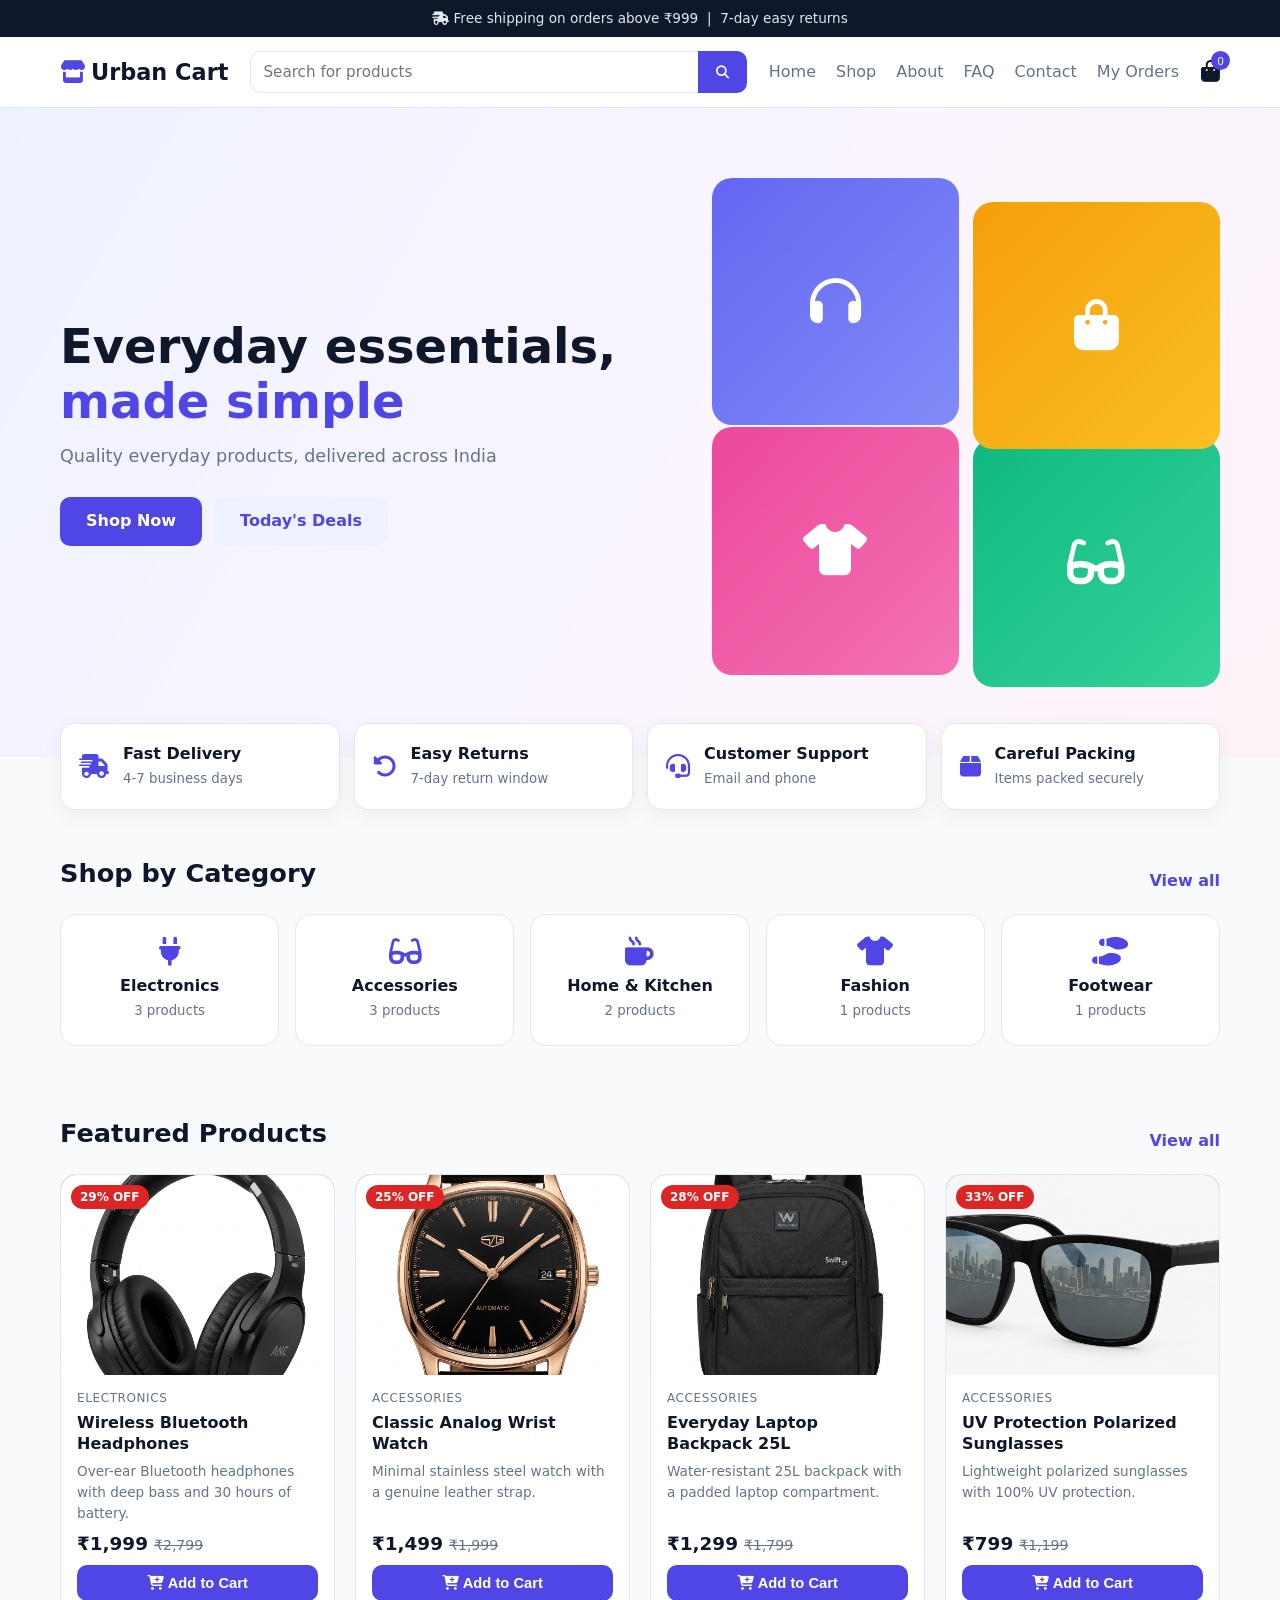
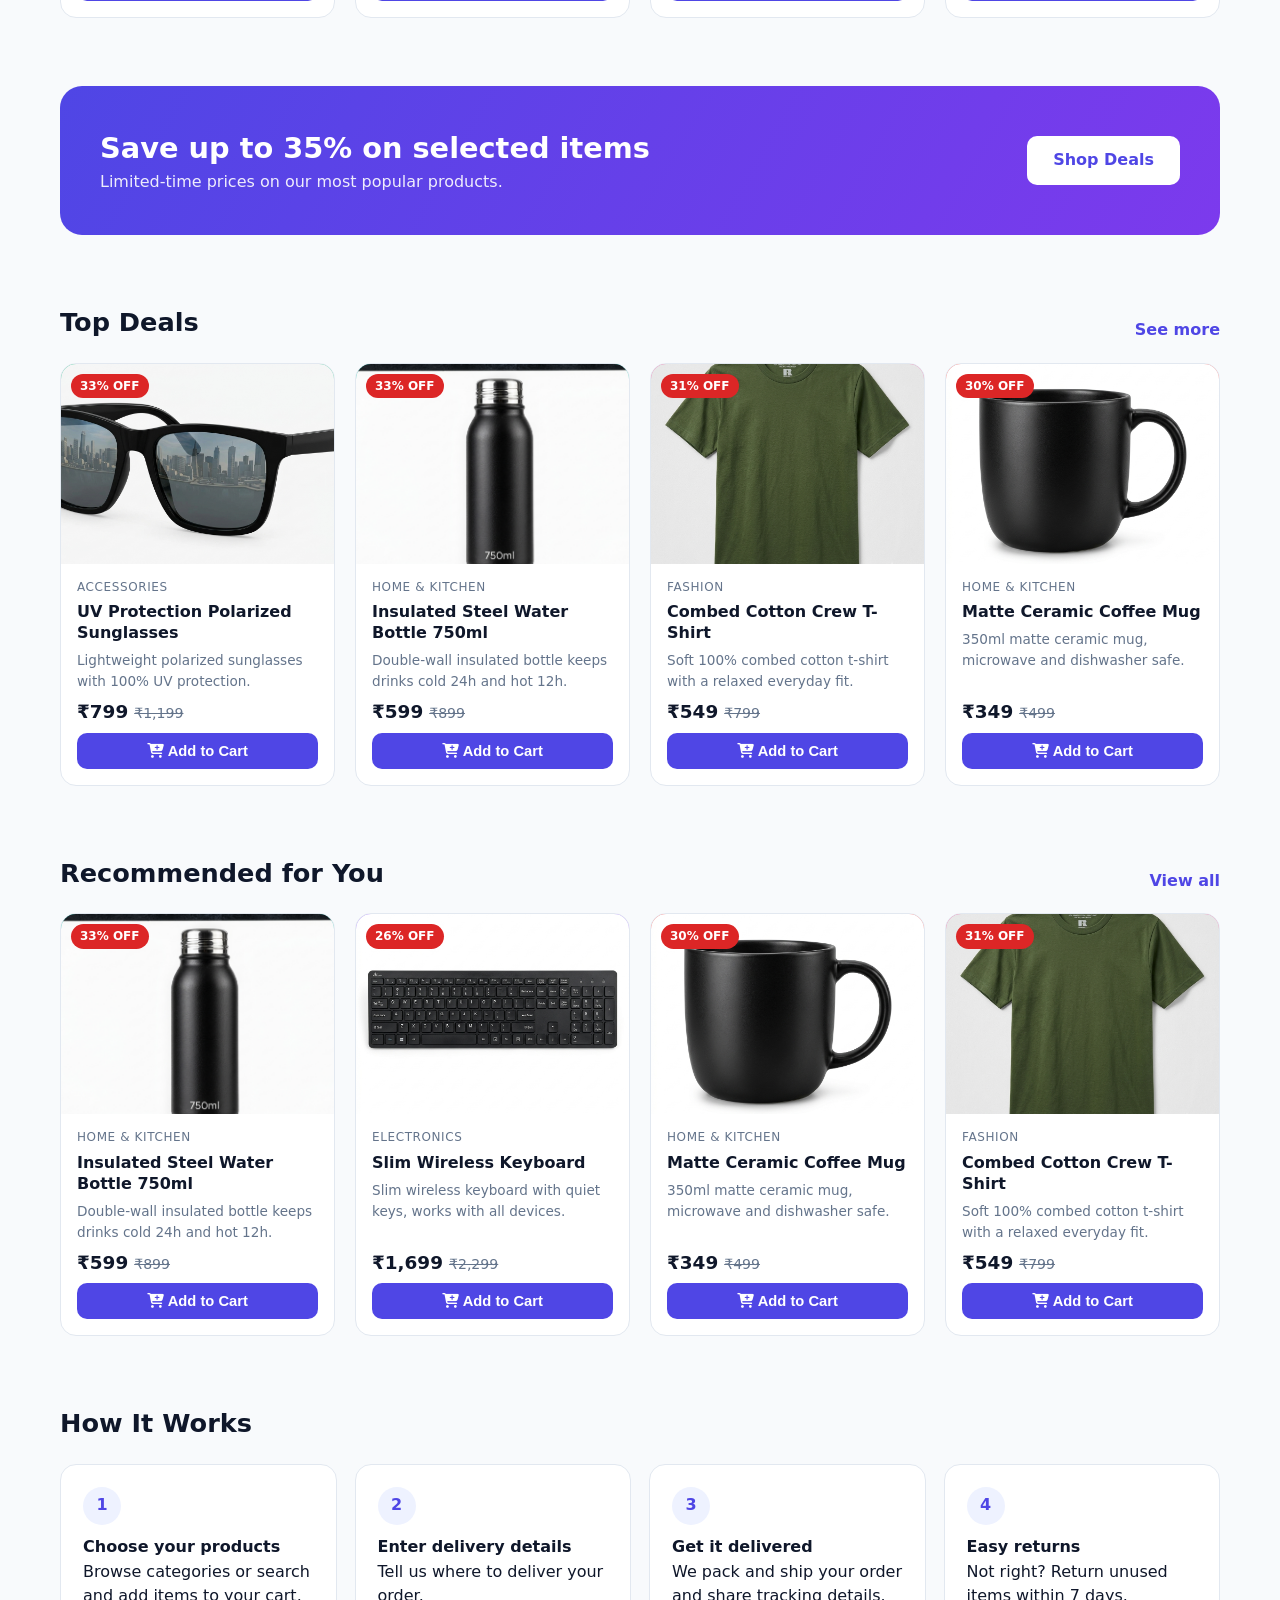
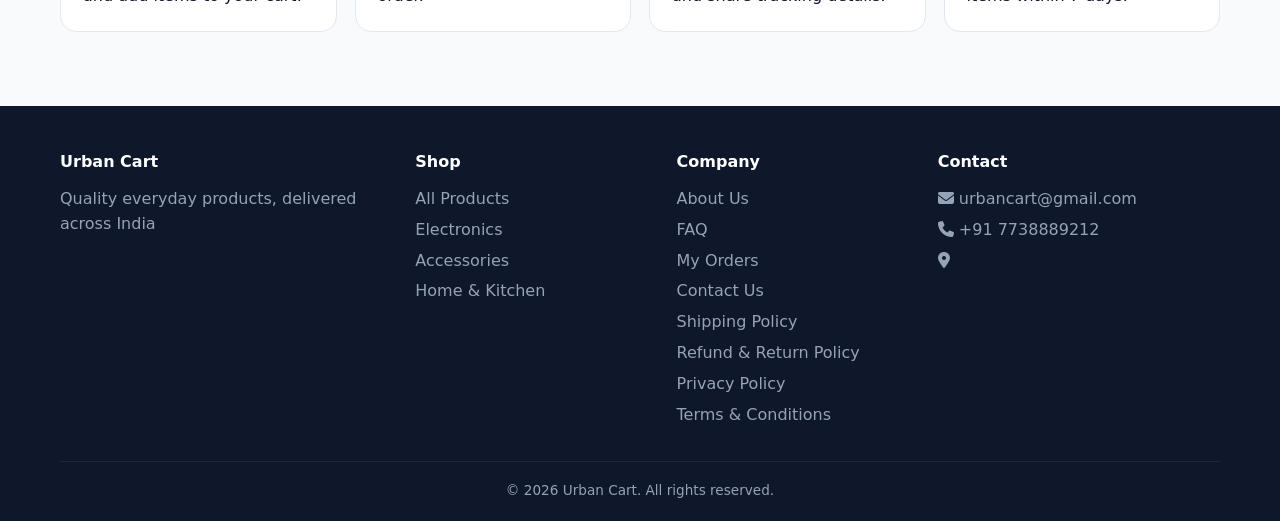
<file: index.html>
<!DOCTYPE html>
<html lang="en"><head><meta charset="UTF-8"><meta name="viewport" content="width=device-width,initial-scale=1">
<title>Home</title><meta name="description" content="Shop quality everyday products with fast delivery and easy returns.">
<link rel="stylesheet" href="https://cdnjs.cloudflare.com/ajax/libs/font-awesome/6.5.1/css/all.min.css">
<link rel="stylesheet" href="style.css"></head><body>
<div class="topbar"><i class="fa-solid fa-truck-fast"></i> Free shipping on orders above <span data-free>Rs 999</span> &nbsp;|&nbsp; 7-day easy returns</div>
<header class="site"><div class="container nav">
<a href="index.html" class="logo"><i class="fa-solid fa-store"></i><span data-site-name>Store</span></a>
<form class="search" action="shop.html"><input name="q" placeholder="Search for products" aria-label="Search"><button aria-label="Search"><i class="fa-solid fa-magnifying-glass"></i></button></form>
<nav class="menu"><a href="index.html">Home</a><a href="shop.html">Shop</a><a href="about.html">About</a><a href="faq.html">FAQ</a><a href="contact.html">Contact</a><a href="orders.html">My Orders</a></nav>
<button class="cart-btn" id="cartBtn" aria-label="Cart"><i class="fa-solid fa-bag-shopping"></i><span id="cartCount">0</span></button>
</div></header>

<section class="hero"><div class="container">
<div><h1>Everyday essentials, <em>made simple</em></h1>
<p data-tagline></p>
<div class="cta"><a href="shop.html" class="btn">Shop Now</a><a href="#dealsec" class="btn light">Today's Deals</a></div></div>
<div class="hero-art"><div style="background:linear-gradient(135deg,#6366f1,#818cf8)"><i class="fa-solid fa-headphones"></i></div><div style="background:linear-gradient(135deg,#f59e0b,#fbbf24)"><i class="fa-solid fa-bag-shopping"></i></div><div style="background:linear-gradient(135deg,#ec4899,#f472b6)"><i class="fa-solid fa-shirt"></i></div><div style="background:linear-gradient(135deg,#10b981,#34d399)"><i class="fa-solid fa-glasses"></i></div></div>
</div></section>
<div class="container">
<div class="trust">
<div><i class="fa-solid fa-truck-fast"></i><span><b>Fast Delivery</b><small>4-7 business days</small></span></div>
<div><i class="fa-solid fa-rotate-left"></i><span><b>Easy Returns</b><small>7-day return window</small></span></div>
<div><i class="fa-solid fa-headset"></i><span><b>Customer Support</b><small>Email and phone</small></span></div>
<div><i class="fa-solid fa-box"></i><span><b>Careful Packing</b><small>Items packed securely</small></span></div>
</div>
<section class="block"><div class="sec-head"><h2>Shop by Category</h2><a href="shop.html">View all</a></div><div class="cats" id="categories"></div></section>
<section class="block"><div class="sec-head"><h2>Featured Products</h2><a href="shop.html">View all</a></div><div class="grid" id="featured"></div></section>
<section class="block"><div class="banner"><div><h2>Save up to 35% on selected items</h2><p>Limited-time prices on our most popular products.</p></div><a href="shop.html?sort=disc" class="btn">Shop Deals</a></div></section>
<section class="block" id="dealsec"><div class="sec-head"><h2>Top Deals</h2><a href="shop.html?sort=disc">See more</a></div><div class="grid" id="deals"></div></section>
<section class="block"><div class="sec-head"><h2>Recommended for You</h2><a href="shop.html">View all</a></div><div class="grid" id="recommended"></div></section>
<section class="block"><div class="sec-head"><h2>How It Works</h2></div><div class="steps">
<div class="step"><div class="n">1</div><b>Choose your products</b><p>Browse categories or search and add items to your cart.</p></div>
<div class="step"><div class="n">2</div><b>Enter delivery details</b><p>Tell us where to deliver your order.</p></div>
<div class="step"><div class="n">3</div><b>Get it delivered</b><p>We pack and ship your order and share tracking details.</p></div>
<div class="step"><div class="n">4</div><b>Easy returns</b><p>Not right? Return unused items within 7 days.</p></div>
</div></section>
</div>
<footer class="site"><div class="container"><div class="fgrid">
<div><h4 data-site-name>Store</h4><p data-tagline style="color:#94a3b8"></p></div>
<div><h4>Shop</h4><a href="shop.html">All Products</a><a href="shop.html?cat=Electronics">Electronics</a><a href="shop.html?cat=Accessories">Accessories</a><a href="shop.html?cat=Home%20%26%20Kitchen">Home &amp; Kitchen</a></div>
<div><h4>Company</h4><a href="about.html">About Us</a><a href="faq.html">FAQ</a><a href="orders.html">My Orders</a><a href="contact.html">Contact Us</a><a href="shipping.html">Shipping Policy</a><a href="refund.html">Refund &amp; Return Policy</a><a href="privacy.html">Privacy Policy</a><a href="terms.html">Terms &amp; Conditions</a></div>
<div><h4>Contact</h4><a data-mailto href="#"><i class="fa-solid fa-envelope"></i> <span data-email></span></a><a href="contact.html"><i class="fa-solid fa-phone"></i> <span data-phone></span></a><a href="contact.html"><i class="fa-solid fa-location-dot"></i> <span data-address></span></a></div>
</div><div class="copy">&copy; <span data-year></span> <span data-site-name>Store</span>. All rights reserved.</div></div></footer>
<script src="script.js"></script></body></html>
</file>
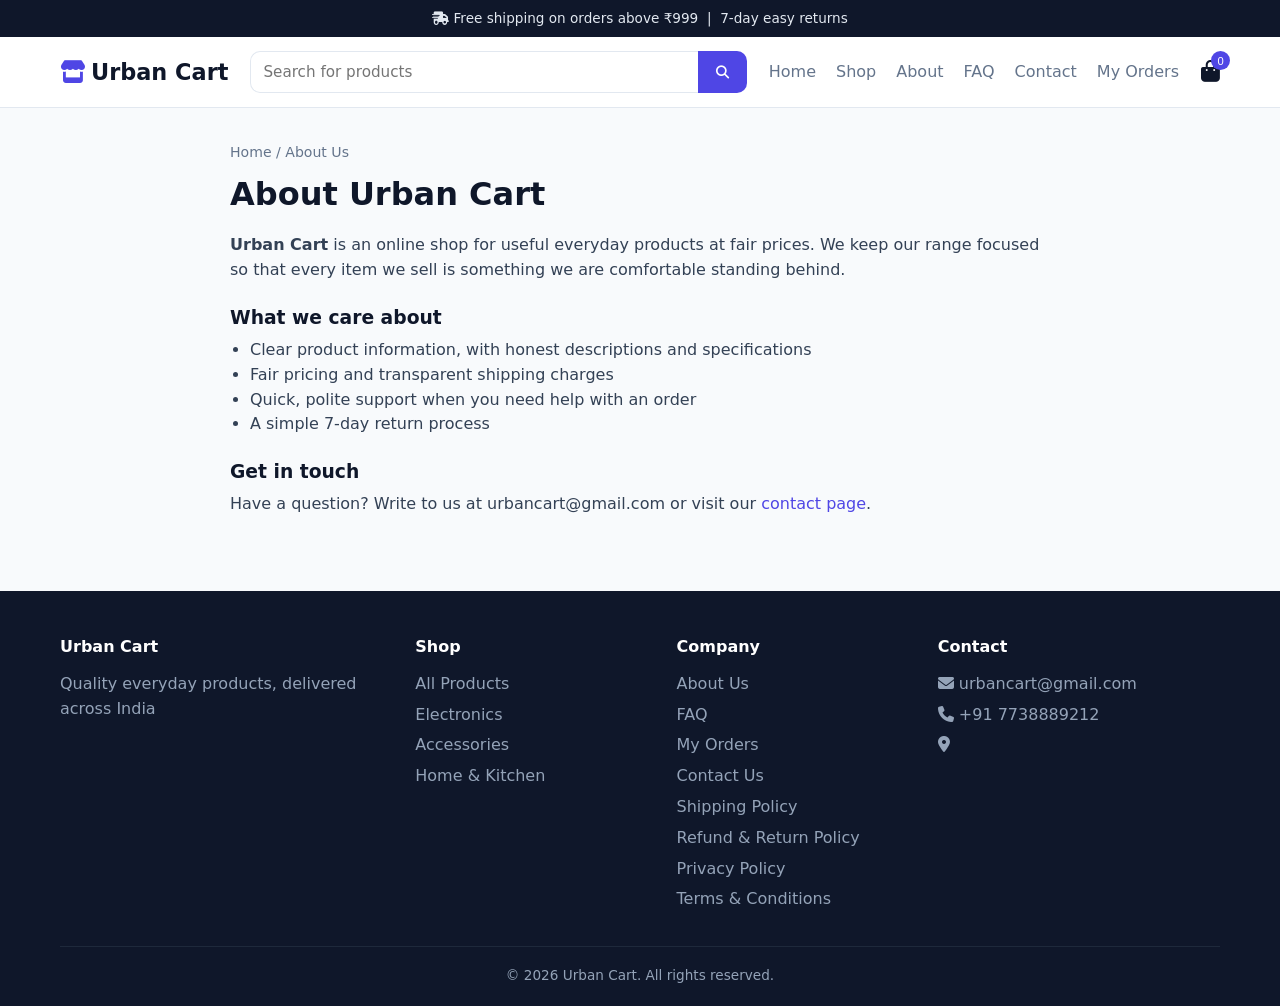
<file: about.html>
<!DOCTYPE html>
<html lang="en"><head><meta charset="UTF-8"><meta name="viewport" content="width=device-width,initial-scale=1">
<title>About Us</title><meta name="description" content="About us">
<link rel="stylesheet" href="https://cdnjs.cloudflare.com/ajax/libs/font-awesome/6.5.1/css/all.min.css">
<link rel="stylesheet" href="style.css"></head><body>
<div class="topbar"><i class="fa-solid fa-truck-fast"></i> Free shipping on orders above <span data-free>Rs 999</span> &nbsp;|&nbsp; 7-day easy returns</div>
<header class="site"><div class="container nav">
<a href="index.html" class="logo"><i class="fa-solid fa-store"></i><span data-site-name>Store</span></a>
<form class="search" action="shop.html"><input name="q" placeholder="Search for products" aria-label="Search"><button aria-label="Search"><i class="fa-solid fa-magnifying-glass"></i></button></form>
<nav class="menu"><a href="index.html">Home</a><a href="shop.html">Shop</a><a href="about.html">About</a><a href="faq.html">FAQ</a><a href="contact.html">Contact</a><a href="orders.html">My Orders</a></nav>
<button class="cart-btn" id="cartBtn" aria-label="Cart"><i class="fa-solid fa-bag-shopping"></i><span id="cartCount">0</span></button>
</div></header>

<div class="container page"><div class="crumbs"><a href="index.html">Home</a> / About Us</div><h1>About <span data-site-name>Store</span></h1>
<p><b data-site-name>Store</b> is an online shop for useful everyday products at fair prices. We keep our range focused so that every item we sell is something we are comfortable standing behind.</p>
<h3>What we care about</h3>
<ul><li>Clear product information, with honest descriptions and specifications</li><li>Fair pricing and transparent shipping charges</li><li>Quick, polite support when you need help with an order</li><li>A simple 7-day return process</li></ul>
<h3>Get in touch</h3><p>Have a question? Write to us at <span data-email></span> or visit our <a href="contact.html" style="color:#4f46e5">contact page</a>.</p></div>
<footer class="site"><div class="container"><div class="fgrid">
<div><h4 data-site-name>Store</h4><p data-tagline style="color:#94a3b8"></p></div>
<div><h4>Shop</h4><a href="shop.html">All Products</a><a href="shop.html?cat=Electronics">Electronics</a><a href="shop.html?cat=Accessories">Accessories</a><a href="shop.html?cat=Home%20%26%20Kitchen">Home &amp; Kitchen</a></div>
<div><h4>Company</h4><a href="about.html">About Us</a><a href="faq.html">FAQ</a><a href="orders.html">My Orders</a><a href="contact.html">Contact Us</a><a href="shipping.html">Shipping Policy</a><a href="refund.html">Refund &amp; Return Policy</a><a href="privacy.html">Privacy Policy</a><a href="terms.html">Terms &amp; Conditions</a></div>
<div><h4>Contact</h4><a data-mailto href="#"><i class="fa-solid fa-envelope"></i> <span data-email></span></a><a href="contact.html"><i class="fa-solid fa-phone"></i> <span data-phone></span></a><a href="contact.html"><i class="fa-solid fa-location-dot"></i> <span data-address></span></a></div>
</div><div class="copy">&copy; <span data-year></span> <span data-site-name>Store</span>. All rights reserved.</div></div></footer>
<script src="script.js"></script></body></html>
</file>
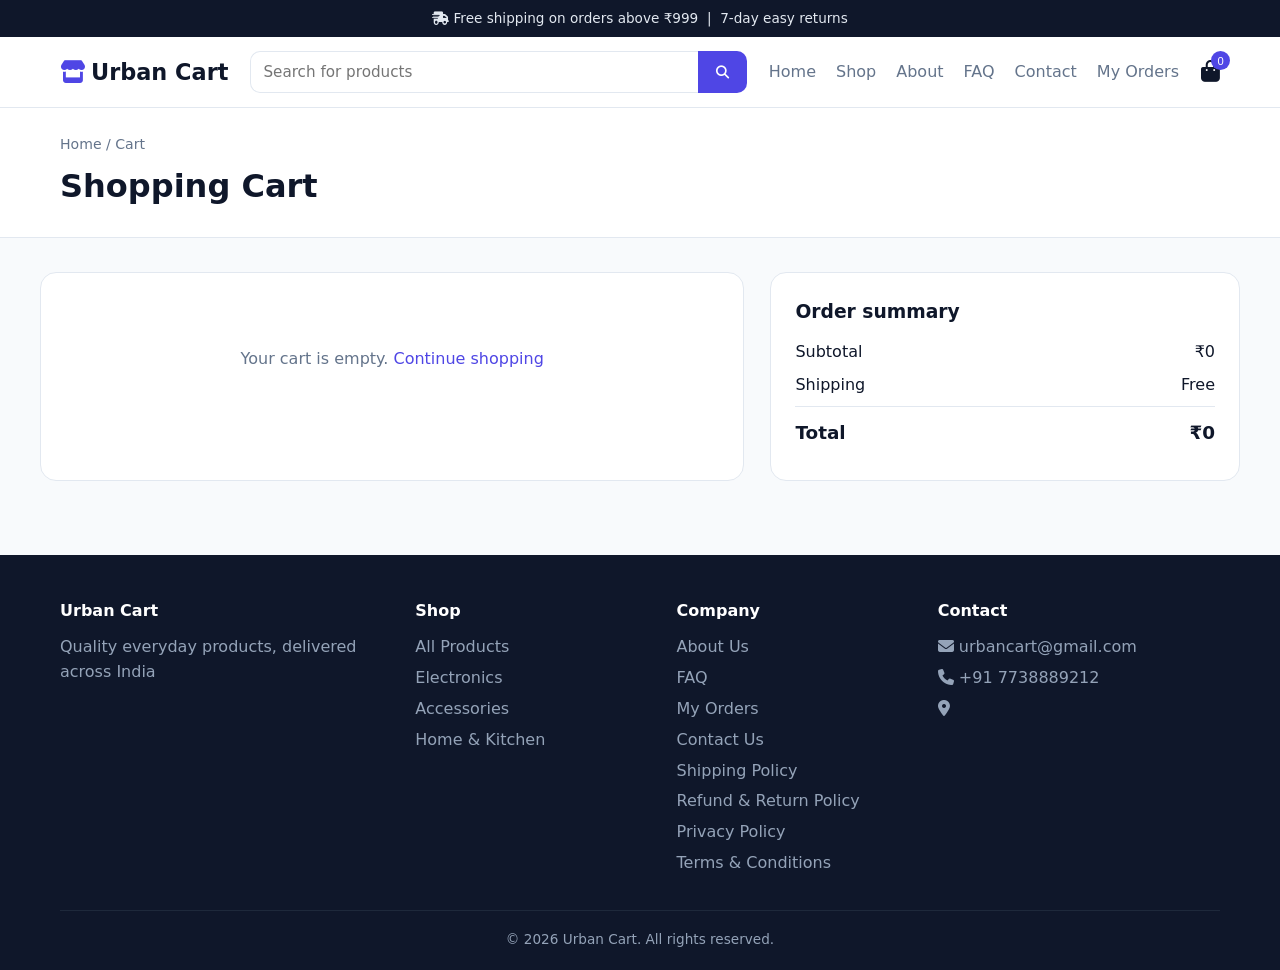
<file: cart.html>
<!DOCTYPE html>
<html lang="en"><head><meta charset="UTF-8"><meta name="viewport" content="width=device-width,initial-scale=1">
<title>Your Cart</title><meta name="description" content="Your shopping cart.">
<link rel="stylesheet" href="https://cdnjs.cloudflare.com/ajax/libs/font-awesome/6.5.1/css/all.min.css">
<link rel="stylesheet" href="style.css"></head><body>
<div class="topbar"><i class="fa-solid fa-truck-fast"></i> Free shipping on orders above <span data-free>Rs 999</span> &nbsp;|&nbsp; 7-day easy returns</div>
<header class="site"><div class="container nav">
<a href="index.html" class="logo"><i class="fa-solid fa-store"></i><span data-site-name>Store</span></a>
<form class="search" action="shop.html"><input name="q" placeholder="Search for products" aria-label="Search"><button aria-label="Search"><i class="fa-solid fa-magnifying-glass"></i></button></form>
<nav class="menu"><a href="index.html">Home</a><a href="shop.html">Shop</a><a href="about.html">About</a><a href="faq.html">FAQ</a><a href="contact.html">Contact</a><a href="orders.html">My Orders</a></nav>
<button class="cart-btn" id="cartBtn" aria-label="Cart"><i class="fa-solid fa-bag-shopping"></i><span id="cartCount">0</span></button>
</div></header>

<div class="pagehead"><div class="container"><div class="crumbs"><a href="index.html">Home</a> / Cart</div><h1>Shopping Cart</h1></div></div>
<div class="container cartpage" id="cartPage">
<div class="box"><div id="cartLines"></div></div>
<div class="box" style="align-self:start"><h3>Order summary</h3><div id="cartTotals"></div></div>
</div>
<footer class="site"><div class="container"><div class="fgrid">
<div><h4 data-site-name>Store</h4><p data-tagline style="color:#94a3b8"></p></div>
<div><h4>Shop</h4><a href="shop.html">All Products</a><a href="shop.html?cat=Electronics">Electronics</a><a href="shop.html?cat=Accessories">Accessories</a><a href="shop.html?cat=Home%20%26%20Kitchen">Home &amp; Kitchen</a></div>
<div><h4>Company</h4><a href="about.html">About Us</a><a href="faq.html">FAQ</a><a href="orders.html">My Orders</a><a href="contact.html">Contact Us</a><a href="shipping.html">Shipping Policy</a><a href="refund.html">Refund &amp; Return Policy</a><a href="privacy.html">Privacy Policy</a><a href="terms.html">Terms &amp; Conditions</a></div>
<div><h4>Contact</h4><a data-mailto href="#"><i class="fa-solid fa-envelope"></i> <span data-email></span></a><a href="contact.html"><i class="fa-solid fa-phone"></i> <span data-phone></span></a><a href="contact.html"><i class="fa-solid fa-location-dot"></i> <span data-address></span></a></div>
</div><div class="copy">&copy; <span data-year></span> <span data-site-name>Store</span>. All rights reserved.</div></div></footer>
<script src="script.js"></script></body></html>
</file>
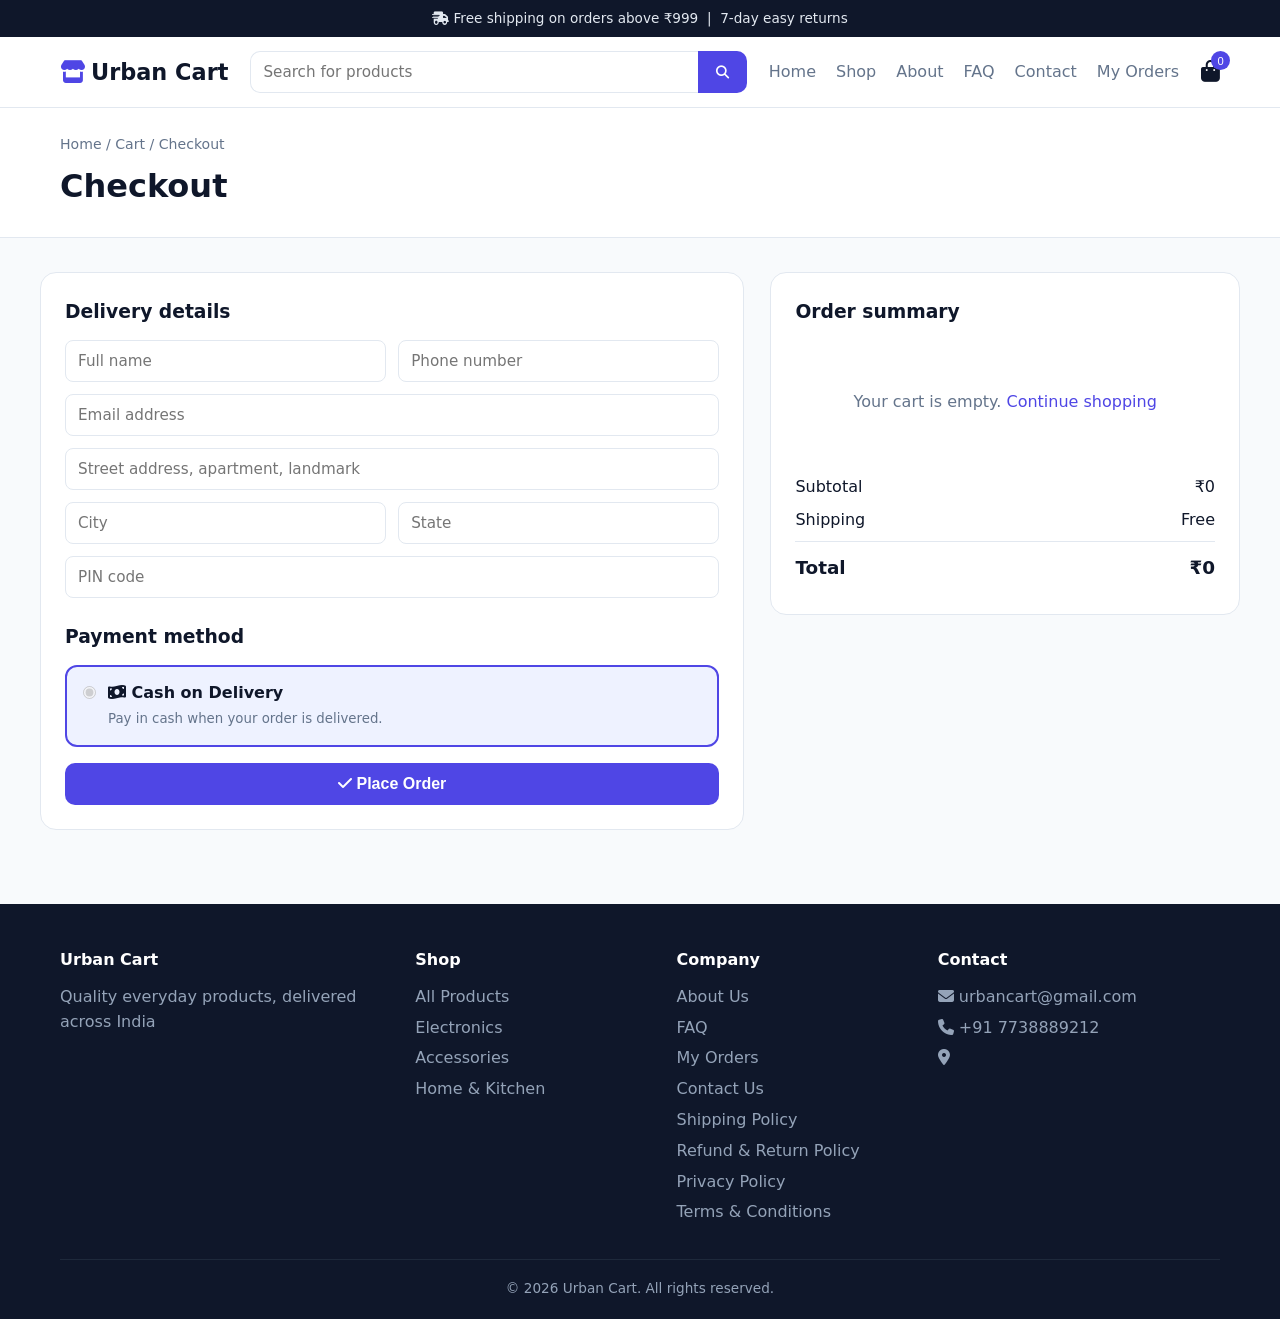
<file: checkout.html>
<!DOCTYPE html>
<html lang="en"><head><meta charset="UTF-8"><meta name="viewport" content="width=device-width,initial-scale=1">
<title>Checkout</title><meta name="description" content="Checkout.">
<link rel="stylesheet" href="https://cdnjs.cloudflare.com/ajax/libs/font-awesome/6.5.1/css/all.min.css">
<link rel="stylesheet" href="style.css"></head><body>
<div class="topbar"><i class="fa-solid fa-truck-fast"></i> Free shipping on orders above <span data-free>Rs 999</span> &nbsp;|&nbsp; 7-day easy returns</div>
<header class="site"><div class="container nav">
<a href="index.html" class="logo"><i class="fa-solid fa-store"></i><span data-site-name>Store</span></a>
<form class="search" action="shop.html"><input name="q" placeholder="Search for products" aria-label="Search"><button aria-label="Search"><i class="fa-solid fa-magnifying-glass"></i></button></form>
<nav class="menu"><a href="index.html">Home</a><a href="shop.html">Shop</a><a href="about.html">About</a><a href="faq.html">FAQ</a><a href="contact.html">Contact</a><a href="orders.html">My Orders</a></nav>
<button class="cart-btn" id="cartBtn" aria-label="Cart"><i class="fa-solid fa-bag-shopping"></i><span id="cartCount">0</span></button>
</div></header>

<div class="pagehead"><div class="container"><div class="crumbs"><a href="index.html">Home</a> / <a href="cart.html">Cart</a> / Checkout</div><h1>Checkout</h1></div></div>
<div class="container checkout" id="checkoutPage">
<form class="box" onsubmit="placeOrder(event)">
<div class="error" id="err"></div>
<h3>Delivery details</h3>
<div class="f">
<input name="cname" required placeholder="Full name"><input name="phone" required type="tel" placeholder="Phone number" pattern="[0-9+ ]{10,15}" title="10 digit phone number">
<input name="email" class="full" required type="email" placeholder="Email address">
<input name="address" class="full" required placeholder="Street address, apartment, landmark">
<input name="city" required placeholder="City"><input name="state" required placeholder="State">
<input name="pin" class="full" required placeholder="PIN code" pattern="[0-9]{6}" title="6 digit PIN code">
</div>
<h3 style="margin-top:24px">Payment method</h3>
<label class="pay-opt"><input type="radio" checked disabled><span><b><i class="fa-solid fa-money-bill-wave"></i> Cash on Delivery</b><br><small>Pay in cash when your order is delivered.</small></span></label>
<button class="btn block" id="payBtn" style="margin-top:16px"><i class="fa-solid fa-check"></i> Place Order</button>
</form>
<div class="box" style="align-self:start"><h3>Order summary</h3><div id="summaryItems"></div><div id="summaryTotals" style="margin-top:10px"></div></div>
</div>
<footer class="site"><div class="container"><div class="fgrid">
<div><h4 data-site-name>Store</h4><p data-tagline style="color:#94a3b8"></p></div>
<div><h4>Shop</h4><a href="shop.html">All Products</a><a href="shop.html?cat=Electronics">Electronics</a><a href="shop.html?cat=Accessories">Accessories</a><a href="shop.html?cat=Home%20%26%20Kitchen">Home &amp; Kitchen</a></div>
<div><h4>Company</h4><a href="about.html">About Us</a><a href="faq.html">FAQ</a><a href="orders.html">My Orders</a><a href="contact.html">Contact Us</a><a href="shipping.html">Shipping Policy</a><a href="refund.html">Refund &amp; Return Policy</a><a href="privacy.html">Privacy Policy</a><a href="terms.html">Terms &amp; Conditions</a></div>
<div><h4>Contact</h4><a data-mailto href="#"><i class="fa-solid fa-envelope"></i> <span data-email></span></a><a href="contact.html"><i class="fa-solid fa-phone"></i> <span data-phone></span></a><a href="contact.html"><i class="fa-solid fa-location-dot"></i> <span data-address></span></a></div>
</div><div class="copy">&copy; <span data-year></span> <span data-site-name>Store</span>. All rights reserved.</div></div></footer>
<script src="script.js"></script></body></html>
</file>
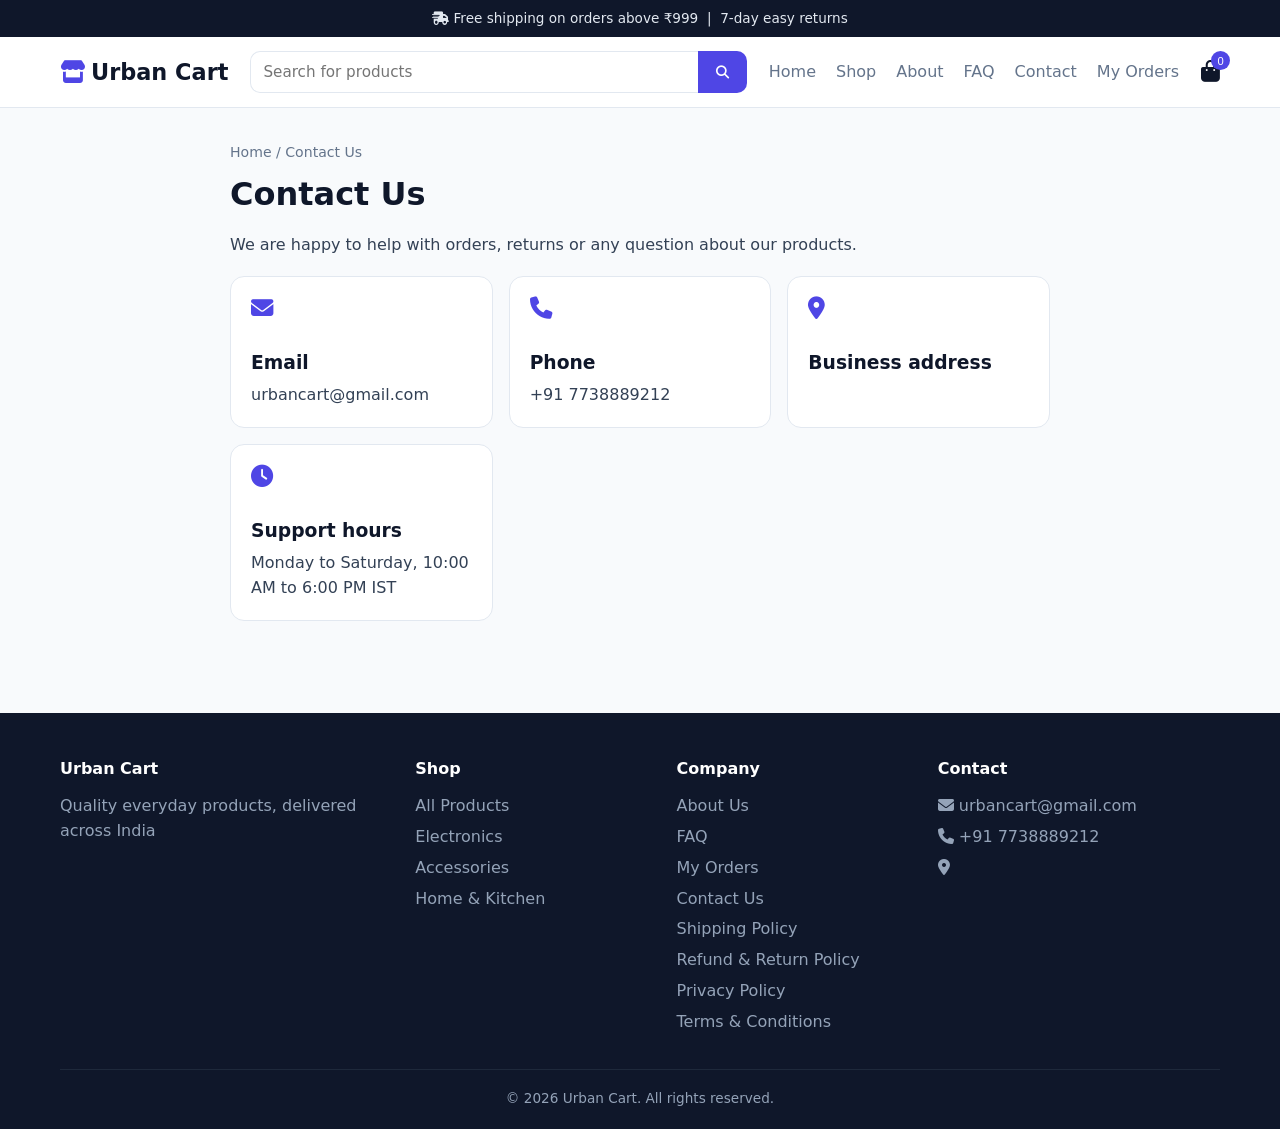
<file: contact.html>
<!DOCTYPE html>
<html lang="en"><head><meta charset="UTF-8"><meta name="viewport" content="width=device-width,initial-scale=1">
<title>Contact Us</title><meta name="description" content="Contact Us">
<link rel="stylesheet" href="https://cdnjs.cloudflare.com/ajax/libs/font-awesome/6.5.1/css/all.min.css">
<link rel="stylesheet" href="style.css"></head><body>
<div class="topbar"><i class="fa-solid fa-truck-fast"></i> Free shipping on orders above <span data-free>Rs 999</span> &nbsp;|&nbsp; 7-day easy returns</div>
<header class="site"><div class="container nav">
<a href="index.html" class="logo"><i class="fa-solid fa-store"></i><span data-site-name>Store</span></a>
<form class="search" action="shop.html"><input name="q" placeholder="Search for products" aria-label="Search"><button aria-label="Search"><i class="fa-solid fa-magnifying-glass"></i></button></form>
<nav class="menu"><a href="index.html">Home</a><a href="shop.html">Shop</a><a href="about.html">About</a><a href="faq.html">FAQ</a><a href="contact.html">Contact</a><a href="orders.html">My Orders</a></nav>
<button class="cart-btn" id="cartBtn" aria-label="Cart"><i class="fa-solid fa-bag-shopping"></i><span id="cartCount">0</span></button>
</div></header>
<div class="container page"><div class="crumbs"><a href="index.html">Home</a> / Contact Us</div><h1>Contact Us</h1><p>We are happy to help with orders, returns or any question about our products.</p>
<div class="ccards">
<div><i class="fa-solid fa-envelope"></i><h3>Email</h3><p><a data-mailto href="#"><span data-email></span></a></p></div>
<div><i class="fa-solid fa-phone"></i><h3>Phone</h3><p data-phone></p></div>
<div><i class="fa-solid fa-location-dot"></i><h3>Business address</h3><p data-address></p></div>
<div><i class="fa-solid fa-clock"></i><h3>Support hours</h3><p data-hours></p></div>
</div></div>
<footer class="site"><div class="container"><div class="fgrid">
<div><h4 data-site-name>Store</h4><p data-tagline style="color:#94a3b8"></p></div>
<div><h4>Shop</h4><a href="shop.html">All Products</a><a href="shop.html?cat=Electronics">Electronics</a><a href="shop.html?cat=Accessories">Accessories</a><a href="shop.html?cat=Home%20%26%20Kitchen">Home &amp; Kitchen</a></div>
<div><h4>Company</h4><a href="about.html">About Us</a><a href="faq.html">FAQ</a><a href="orders.html">My Orders</a><a href="contact.html">Contact Us</a><a href="shipping.html">Shipping Policy</a><a href="refund.html">Refund &amp; Return Policy</a><a href="privacy.html">Privacy Policy</a><a href="terms.html">Terms &amp; Conditions</a></div>
<div><h4>Contact</h4><a data-mailto href="#"><i class="fa-solid fa-envelope"></i> <span data-email></span></a><a href="contact.html"><i class="fa-solid fa-phone"></i> <span data-phone></span></a><a href="contact.html"><i class="fa-solid fa-location-dot"></i> <span data-address></span></a></div>
</div><div class="copy">&copy; <span data-year></span> <span data-site-name>Store</span>. All rights reserved.</div></div></footer>
<script src="script.js"></script></body></html>
</file>
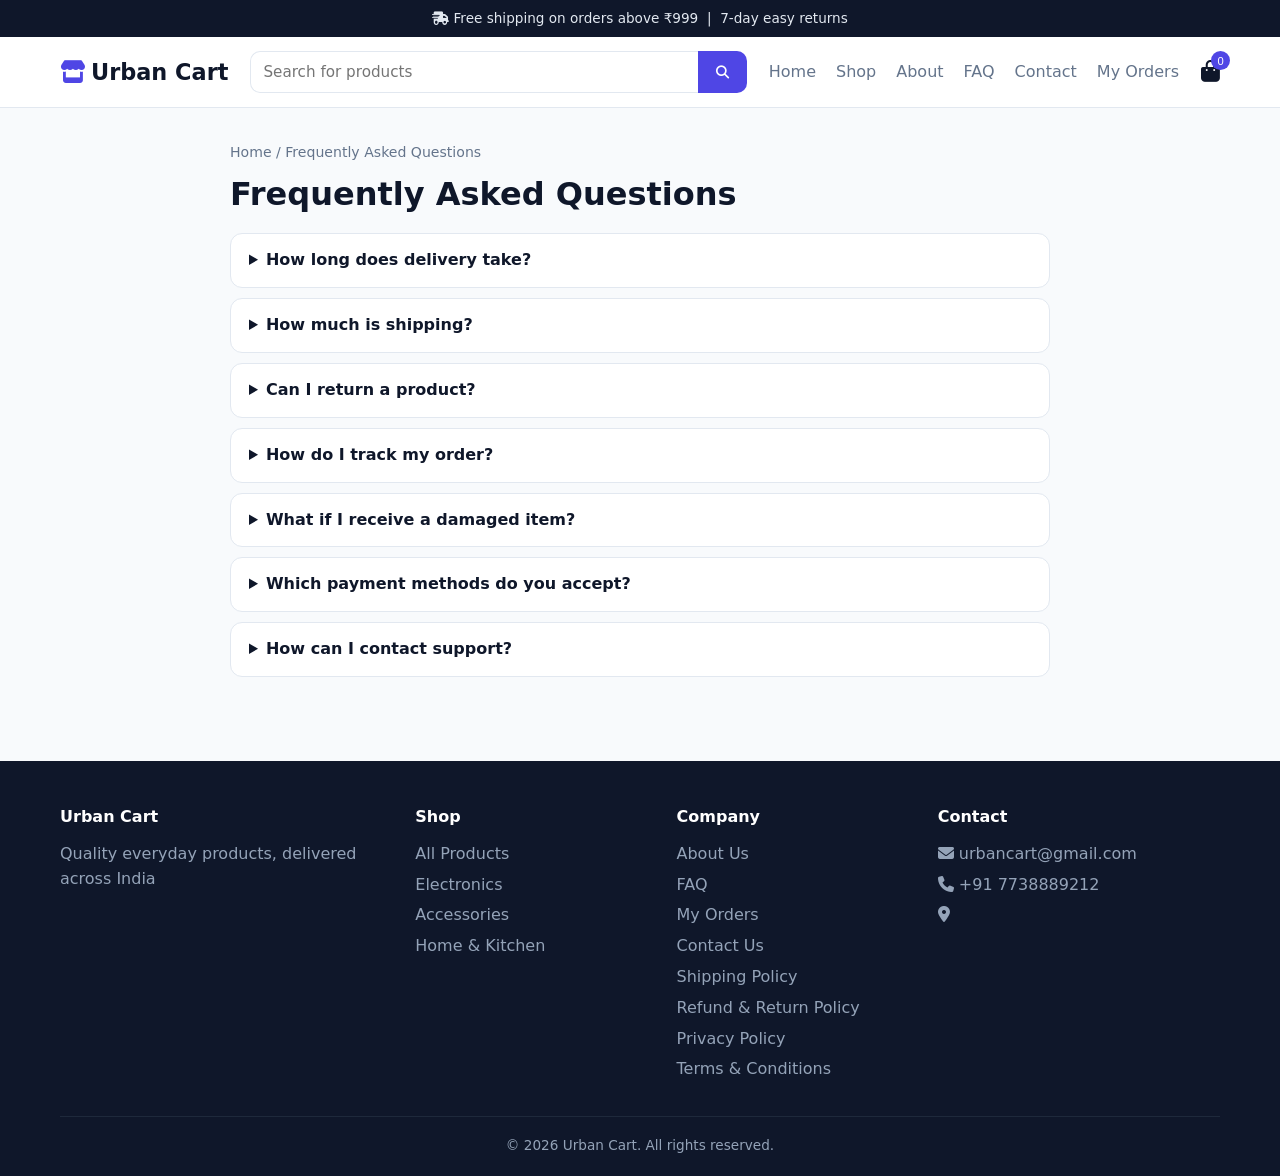
<file: faq.html>
<!DOCTYPE html>
<html lang="en"><head><meta charset="UTF-8"><meta name="viewport" content="width=device-width,initial-scale=1">
<title>Frequently Asked Questions</title><meta name="description" content="Frequently Asked Questions">
<link rel="stylesheet" href="https://cdnjs.cloudflare.com/ajax/libs/font-awesome/6.5.1/css/all.min.css">
<link rel="stylesheet" href="style.css"></head><body>
<div class="topbar"><i class="fa-solid fa-truck-fast"></i> Free shipping on orders above <span data-free>Rs 999</span> &nbsp;|&nbsp; 7-day easy returns</div>
<header class="site"><div class="container nav">
<a href="index.html" class="logo"><i class="fa-solid fa-store"></i><span data-site-name>Store</span></a>
<form class="search" action="shop.html"><input name="q" placeholder="Search for products" aria-label="Search"><button aria-label="Search"><i class="fa-solid fa-magnifying-glass"></i></button></form>
<nav class="menu"><a href="index.html">Home</a><a href="shop.html">Shop</a><a href="about.html">About</a><a href="faq.html">FAQ</a><a href="contact.html">Contact</a><a href="orders.html">My Orders</a></nav>
<button class="cart-btn" id="cartBtn" aria-label="Cart"><i class="fa-solid fa-bag-shopping"></i><span id="cartCount">0</span></button>
</div></header>
<div class="container page"><div class="crumbs"><a href="index.html">Home</a> / Frequently Asked Questions</div><h1>Frequently Asked Questions</h1><div class="faq"><details><summary>How long does delivery take?</summary><p>Orders are dispatched within 1-2 business days and usually arrive within 4-7 business days across India.</p></details><details><summary>How much is shipping?</summary><p>Shipping is free on orders above the free-shipping amount shown in your cart. Below that, a small flat fee applies.</p></details><details><summary>Can I return a product?</summary><p>Yes. Unused items in original packaging can be returned within 7 days of delivery. See our Refund &amp; Return Policy for details.</p></details><details><summary>How do I track my order?</summary><p>Once your order ships, tracking details are sent to your email or phone number.</p></details><details><summary>What if I receive a damaged item?</summary><p>Contact us within 48 hours of delivery with photos of the item and packaging, and we will arrange a replacement or refund.</p></details><details><summary>Which payment methods do you accept?</summary><p>We currently accept Cash on Delivery. You pay in cash when your order is delivered.</p></details><details><summary>How can I contact support?</summary><p>Email us or call during business hours. Our details are on the Contact page.</p></details></div></div>
<footer class="site"><div class="container"><div class="fgrid">
<div><h4 data-site-name>Store</h4><p data-tagline style="color:#94a3b8"></p></div>
<div><h4>Shop</h4><a href="shop.html">All Products</a><a href="shop.html?cat=Electronics">Electronics</a><a href="shop.html?cat=Accessories">Accessories</a><a href="shop.html?cat=Home%20%26%20Kitchen">Home &amp; Kitchen</a></div>
<div><h4>Company</h4><a href="about.html">About Us</a><a href="faq.html">FAQ</a><a href="orders.html">My Orders</a><a href="contact.html">Contact Us</a><a href="shipping.html">Shipping Policy</a><a href="refund.html">Refund &amp; Return Policy</a><a href="privacy.html">Privacy Policy</a><a href="terms.html">Terms &amp; Conditions</a></div>
<div><h4>Contact</h4><a data-mailto href="#"><i class="fa-solid fa-envelope"></i> <span data-email></span></a><a href="contact.html"><i class="fa-solid fa-phone"></i> <span data-phone></span></a><a href="contact.html"><i class="fa-solid fa-location-dot"></i> <span data-address></span></a></div>
</div><div class="copy">&copy; <span data-year></span> <span data-site-name>Store</span>. All rights reserved.</div></div></footer>
<script src="script.js"></script></body></html>
</file>
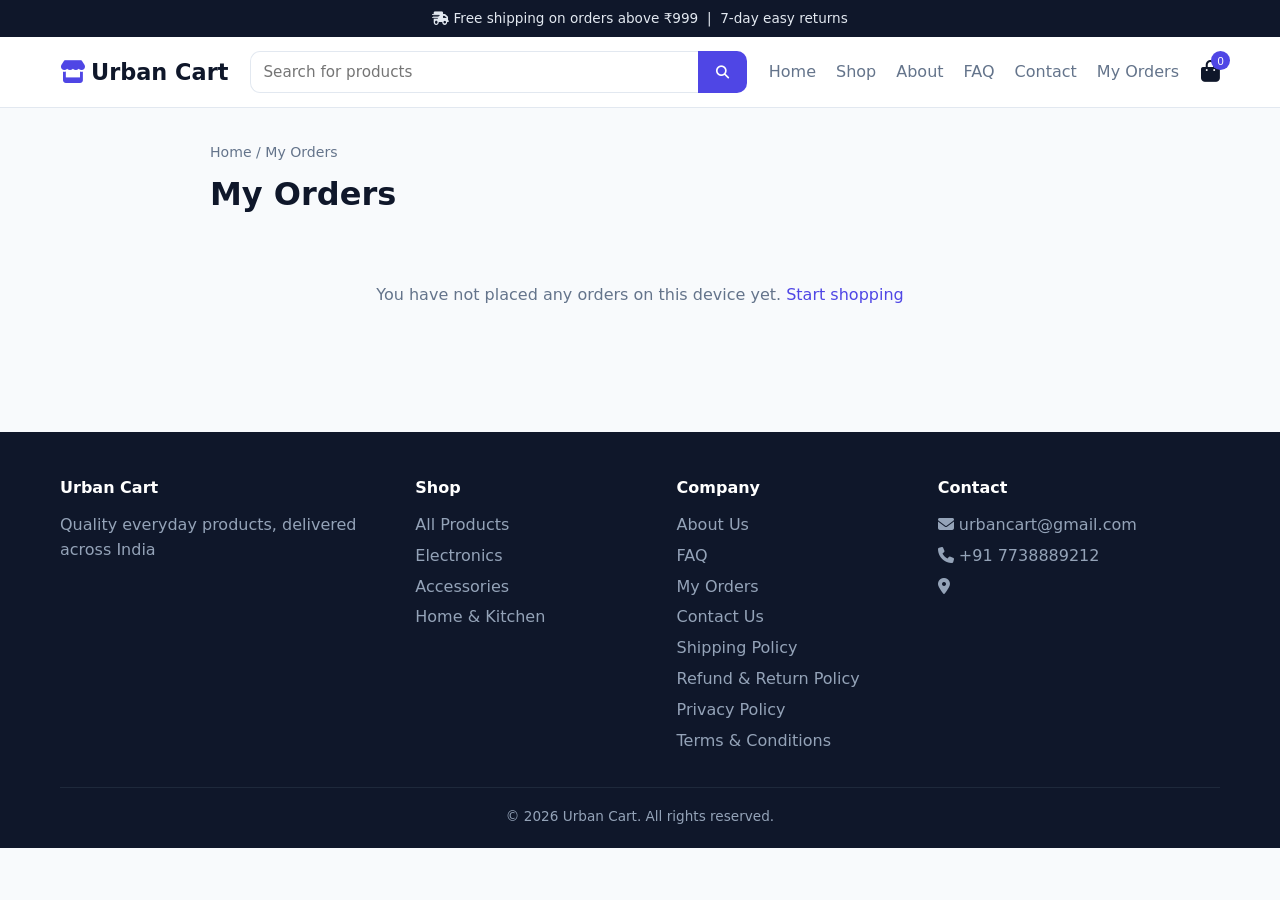
<file: orders.html>
<!DOCTYPE html>
<html lang="en"><head><meta charset="UTF-8"><meta name="viewport" content="width=device-width,initial-scale=1">
<title>My Orders</title><meta name="description" content="Your orders.">
<link rel="stylesheet" href="https://cdnjs.cloudflare.com/ajax/libs/font-awesome/6.5.1/css/all.min.css">
<link rel="stylesheet" href="style.css"></head><body>
<div class="topbar"><i class="fa-solid fa-truck-fast"></i> Free shipping on orders above <span data-free>Rs 999</span> &nbsp;|&nbsp; 7-day easy returns</div>
<header class="site"><div class="container nav">
<a href="index.html" class="logo"><i class="fa-solid fa-store"></i><span data-site-name>Store</span></a>
<form class="search" action="shop.html"><input name="q" placeholder="Search for products" aria-label="Search"><button aria-label="Search"><i class="fa-solid fa-magnifying-glass"></i></button></form>
<nav class="menu"><a href="index.html">Home</a><a href="shop.html">Shop</a><a href="about.html">About</a><a href="faq.html">FAQ</a><a href="contact.html">Contact</a><a href="orders.html">My Orders</a></nav>
<button class="cart-btn" id="cartBtn" aria-label="Cart"><i class="fa-solid fa-bag-shopping"></i><span id="cartCount">0</span></button>
</div></header>
<div class="container page" id="ordersPage" style="max-width:860px"><div class="crumbs"><a href="index.html">Home</a> / My Orders</div><h1>My Orders</h1><div id="ordersList"></div></div>
<footer class="site"><div class="container"><div class="fgrid">
<div><h4 data-site-name>Store</h4><p data-tagline style="color:#94a3b8"></p></div>
<div><h4>Shop</h4><a href="shop.html">All Products</a><a href="shop.html?cat=Electronics">Electronics</a><a href="shop.html?cat=Accessories">Accessories</a><a href="shop.html?cat=Home%20%26%20Kitchen">Home &amp; Kitchen</a></div>
<div><h4>Company</h4><a href="about.html">About Us</a><a href="faq.html">FAQ</a><a href="orders.html">My Orders</a><a href="contact.html">Contact Us</a><a href="shipping.html">Shipping Policy</a><a href="refund.html">Refund &amp; Return Policy</a><a href="privacy.html">Privacy Policy</a><a href="terms.html">Terms &amp; Conditions</a></div>
<div><h4>Contact</h4><a data-mailto href="#"><i class="fa-solid fa-envelope"></i> <span data-email></span></a><a href="contact.html"><i class="fa-solid fa-phone"></i> <span data-phone></span></a><a href="contact.html"><i class="fa-solid fa-location-dot"></i> <span data-address></span></a></div>
</div><div class="copy">&copy; <span data-year></span> <span data-site-name>Store</span>. All rights reserved.</div></div></footer>
<script src="script.js"></script></body></html>
</file>
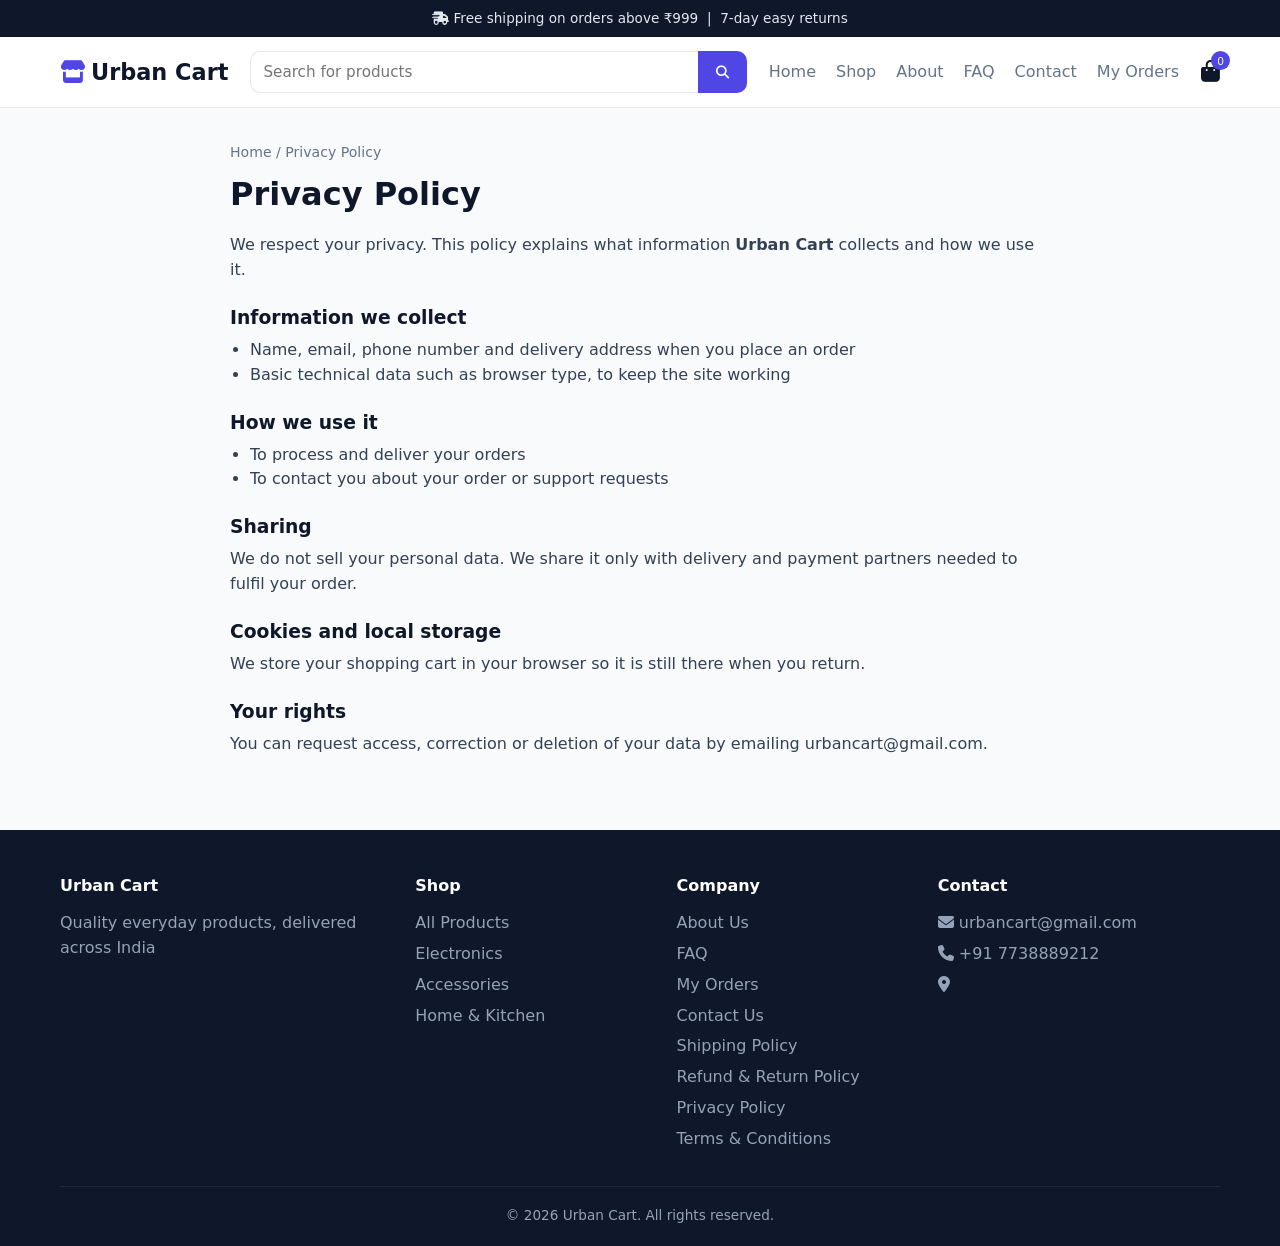
<file: privacy.html>
<!DOCTYPE html>
<html lang="en"><head><meta charset="UTF-8"><meta name="viewport" content="width=device-width,initial-scale=1">
<title>Privacy Policy</title><meta name="description" content="Privacy Policy">
<link rel="stylesheet" href="https://cdnjs.cloudflare.com/ajax/libs/font-awesome/6.5.1/css/all.min.css">
<link rel="stylesheet" href="style.css"></head><body>
<div class="topbar"><i class="fa-solid fa-truck-fast"></i> Free shipping on orders above <span data-free>Rs 999</span> &nbsp;|&nbsp; 7-day easy returns</div>
<header class="site"><div class="container nav">
<a href="index.html" class="logo"><i class="fa-solid fa-store"></i><span data-site-name>Store</span></a>
<form class="search" action="shop.html"><input name="q" placeholder="Search for products" aria-label="Search"><button aria-label="Search"><i class="fa-solid fa-magnifying-glass"></i></button></form>
<nav class="menu"><a href="index.html">Home</a><a href="shop.html">Shop</a><a href="about.html">About</a><a href="faq.html">FAQ</a><a href="contact.html">Contact</a><a href="orders.html">My Orders</a></nav>
<button class="cart-btn" id="cartBtn" aria-label="Cart"><i class="fa-solid fa-bag-shopping"></i><span id="cartCount">0</span></button>
</div></header>
<div class="container page"><div class="crumbs"><a href="index.html">Home</a> / Privacy Policy</div><h1>Privacy Policy</h1><p>We respect your privacy. This policy explains what information <b data-site-name>Store</b> collects and how we use it.</p>
<h3>Information we collect</h3><ul><li>Name, email, phone number and delivery address when you place an order</li><li>Basic technical data such as browser type, to keep the site working</li></ul>
<h3>How we use it</h3><ul><li>To process and deliver your orders</li><li>To contact you about your order or support requests</li></ul>
<h3>Sharing</h3><p>We do not sell your personal data. We share it only with delivery and payment partners needed to fulfil your order.</p>
<h3>Cookies and local storage</h3><p>We store your shopping cart in your browser so it is still there when you return.</p>
<h3>Your rights</h3><p>You can request access, correction or deletion of your data by emailing <span data-email></span>.</p></div>
<footer class="site"><div class="container"><div class="fgrid">
<div><h4 data-site-name>Store</h4><p data-tagline style="color:#94a3b8"></p></div>
<div><h4>Shop</h4><a href="shop.html">All Products</a><a href="shop.html?cat=Electronics">Electronics</a><a href="shop.html?cat=Accessories">Accessories</a><a href="shop.html?cat=Home%20%26%20Kitchen">Home &amp; Kitchen</a></div>
<div><h4>Company</h4><a href="about.html">About Us</a><a href="faq.html">FAQ</a><a href="orders.html">My Orders</a><a href="contact.html">Contact Us</a><a href="shipping.html">Shipping Policy</a><a href="refund.html">Refund &amp; Return Policy</a><a href="privacy.html">Privacy Policy</a><a href="terms.html">Terms &amp; Conditions</a></div>
<div><h4>Contact</h4><a data-mailto href="#"><i class="fa-solid fa-envelope"></i> <span data-email></span></a><a href="contact.html"><i class="fa-solid fa-phone"></i> <span data-phone></span></a><a href="contact.html"><i class="fa-solid fa-location-dot"></i> <span data-address></span></a></div>
</div><div class="copy">&copy; <span data-year></span> <span data-site-name>Store</span>. All rights reserved.</div></div></footer>
<script src="script.js"></script></body></html>
</file>
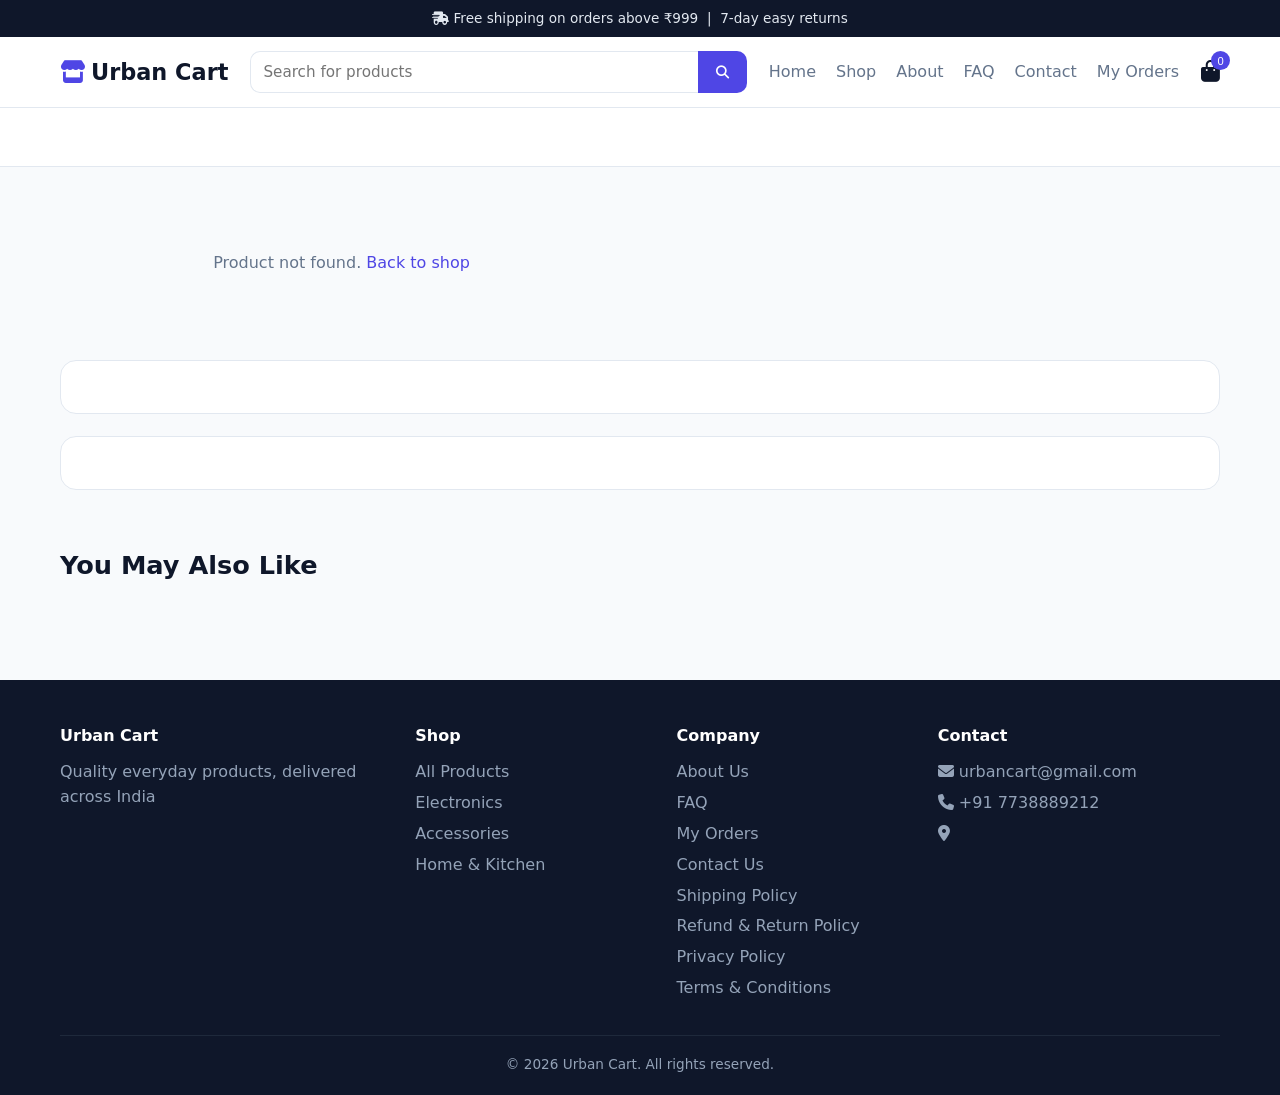
<file: product.html>
<!DOCTYPE html>
<html lang="en"><head><meta charset="UTF-8"><meta name="viewport" content="width=device-width,initial-scale=1">
<title>Product</title><meta name="description" content="Product details.">
<link rel="stylesheet" href="https://cdnjs.cloudflare.com/ajax/libs/font-awesome/6.5.1/css/all.min.css">
<link rel="stylesheet" href="style.css"></head><body>
<div class="topbar"><i class="fa-solid fa-truck-fast"></i> Free shipping on orders above <span data-free>Rs 999</span> &nbsp;|&nbsp; 7-day easy returns</div>
<header class="site"><div class="container nav">
<a href="index.html" class="logo"><i class="fa-solid fa-store"></i><span data-site-name>Store</span></a>
<form class="search" action="shop.html"><input name="q" placeholder="Search for products" aria-label="Search"><button aria-label="Search"><i class="fa-solid fa-magnifying-glass"></i></button></form>
<nav class="menu"><a href="index.html">Home</a><a href="shop.html">Shop</a><a href="about.html">About</a><a href="faq.html">FAQ</a><a href="contact.html">Contact</a><a href="orders.html">My Orders</a></nav>
<button class="cart-btn" id="cartBtn" aria-label="Cart"><i class="fa-solid fa-bag-shopping"></i><span id="cartCount">0</span></button>
</div></header>

<div class="pagehead"><div class="container"><div class="crumbs" id="crumb"></div></div></div>
<div class="container">
<div class="pd" id="productDetail"></div>
<div class="info" id="pdDesc"></div>
<div class="info" id="pdSpecs"></div>
<section class="block"><div class="sec-head"><h2>You May Also Like</h2></div><div class="grid" id="related"></div></section>
</div>
<footer class="site"><div class="container"><div class="fgrid">
<div><h4 data-site-name>Store</h4><p data-tagline style="color:#94a3b8"></p></div>
<div><h4>Shop</h4><a href="shop.html">All Products</a><a href="shop.html?cat=Electronics">Electronics</a><a href="shop.html?cat=Accessories">Accessories</a><a href="shop.html?cat=Home%20%26%20Kitchen">Home &amp; Kitchen</a></div>
<div><h4>Company</h4><a href="about.html">About Us</a><a href="faq.html">FAQ</a><a href="orders.html">My Orders</a><a href="contact.html">Contact Us</a><a href="shipping.html">Shipping Policy</a><a href="refund.html">Refund &amp; Return Policy</a><a href="privacy.html">Privacy Policy</a><a href="terms.html">Terms &amp; Conditions</a></div>
<div><h4>Contact</h4><a data-mailto href="#"><i class="fa-solid fa-envelope"></i> <span data-email></span></a><a href="contact.html"><i class="fa-solid fa-phone"></i> <span data-phone></span></a><a href="contact.html"><i class="fa-solid fa-location-dot"></i> <span data-address></span></a></div>
</div><div class="copy">&copy; <span data-year></span> <span data-site-name>Store</span>. All rights reserved.</div></div></footer>
<script src="script.js"></script></body></html>
</file>
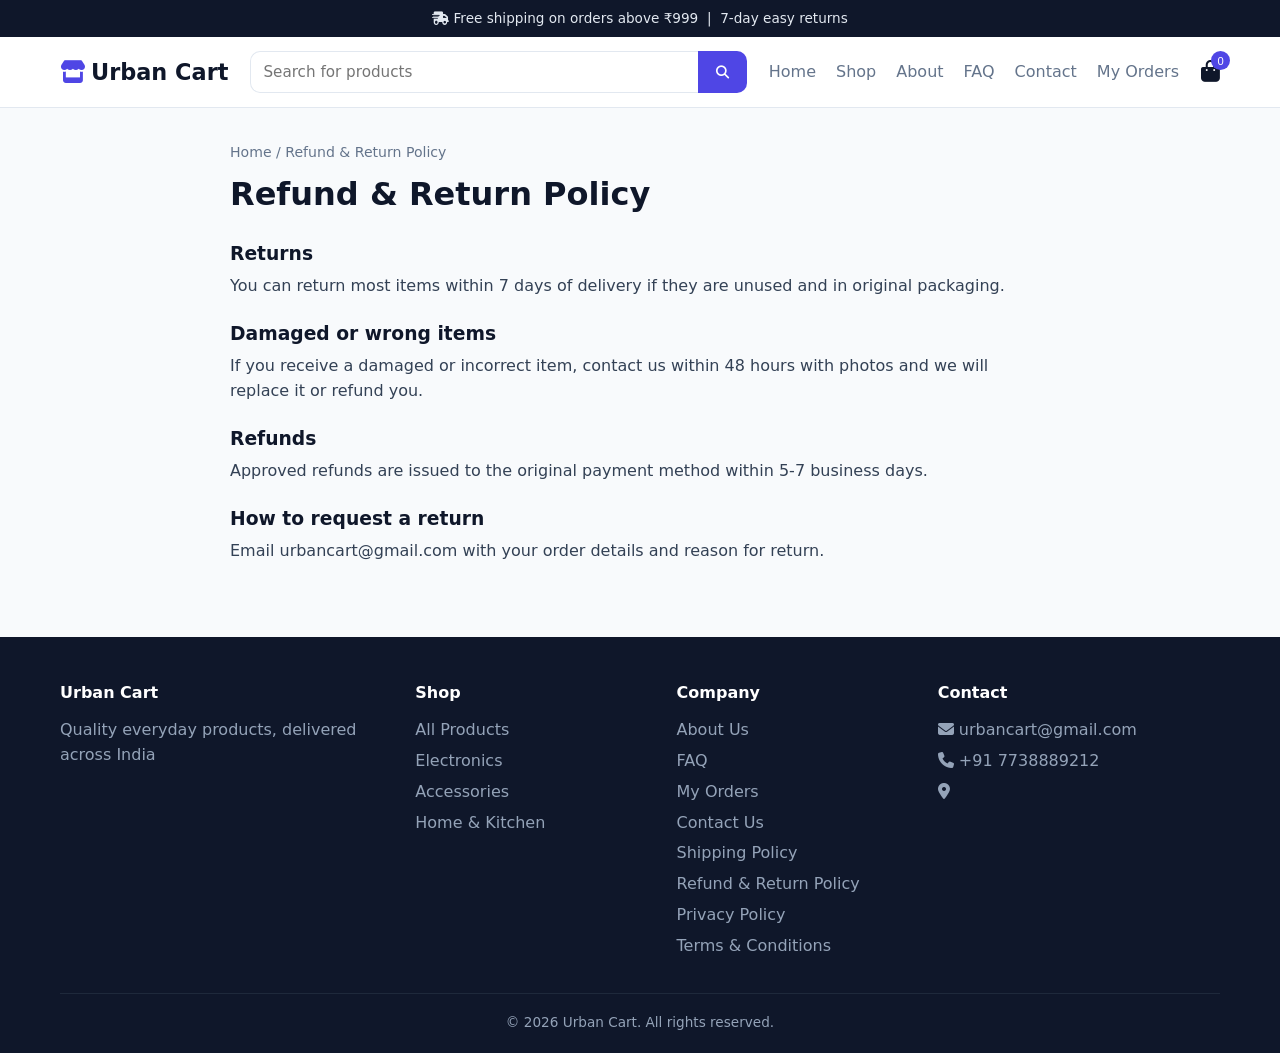
<file: refund.html>
<!DOCTYPE html>
<html lang="en"><head><meta charset="UTF-8"><meta name="viewport" content="width=device-width,initial-scale=1">
<title>Refund &amp; Return Policy</title><meta name="description" content="Refund &amp; Return Policy">
<link rel="stylesheet" href="https://cdnjs.cloudflare.com/ajax/libs/font-awesome/6.5.1/css/all.min.css">
<link rel="stylesheet" href="style.css"></head><body>
<div class="topbar"><i class="fa-solid fa-truck-fast"></i> Free shipping on orders above <span data-free>Rs 999</span> &nbsp;|&nbsp; 7-day easy returns</div>
<header class="site"><div class="container nav">
<a href="index.html" class="logo"><i class="fa-solid fa-store"></i><span data-site-name>Store</span></a>
<form class="search" action="shop.html"><input name="q" placeholder="Search for products" aria-label="Search"><button aria-label="Search"><i class="fa-solid fa-magnifying-glass"></i></button></form>
<nav class="menu"><a href="index.html">Home</a><a href="shop.html">Shop</a><a href="about.html">About</a><a href="faq.html">FAQ</a><a href="contact.html">Contact</a><a href="orders.html">My Orders</a></nav>
<button class="cart-btn" id="cartBtn" aria-label="Cart"><i class="fa-solid fa-bag-shopping"></i><span id="cartCount">0</span></button>
</div></header>
<div class="container page"><div class="crumbs"><a href="index.html">Home</a> / Refund &amp; Return Policy</div><h1>Refund &amp; Return Policy</h1><h3>Returns</h3><p>You can return most items within 7 days of delivery if they are unused and in original packaging.</p>
<h3>Damaged or wrong items</h3><p>If you receive a damaged or incorrect item, contact us within 48 hours with photos and we will replace it or refund you.</p>
<h3>Refunds</h3><p>Approved refunds are issued to the original payment method within 5-7 business days.</p>
<h3>How to request a return</h3><p>Email <span data-email></span> with your order details and reason for return.</p></div>
<footer class="site"><div class="container"><div class="fgrid">
<div><h4 data-site-name>Store</h4><p data-tagline style="color:#94a3b8"></p></div>
<div><h4>Shop</h4><a href="shop.html">All Products</a><a href="shop.html?cat=Electronics">Electronics</a><a href="shop.html?cat=Accessories">Accessories</a><a href="shop.html?cat=Home%20%26%20Kitchen">Home &amp; Kitchen</a></div>
<div><h4>Company</h4><a href="about.html">About Us</a><a href="faq.html">FAQ</a><a href="orders.html">My Orders</a><a href="contact.html">Contact Us</a><a href="shipping.html">Shipping Policy</a><a href="refund.html">Refund &amp; Return Policy</a><a href="privacy.html">Privacy Policy</a><a href="terms.html">Terms &amp; Conditions</a></div>
<div><h4>Contact</h4><a data-mailto href="#"><i class="fa-solid fa-envelope"></i> <span data-email></span></a><a href="contact.html"><i class="fa-solid fa-phone"></i> <span data-phone></span></a><a href="contact.html"><i class="fa-solid fa-location-dot"></i> <span data-address></span></a></div>
</div><div class="copy">&copy; <span data-year></span> <span data-site-name>Store</span>. All rights reserved.</div></div></footer>
<script src="script.js"></script></body></html>
</file>
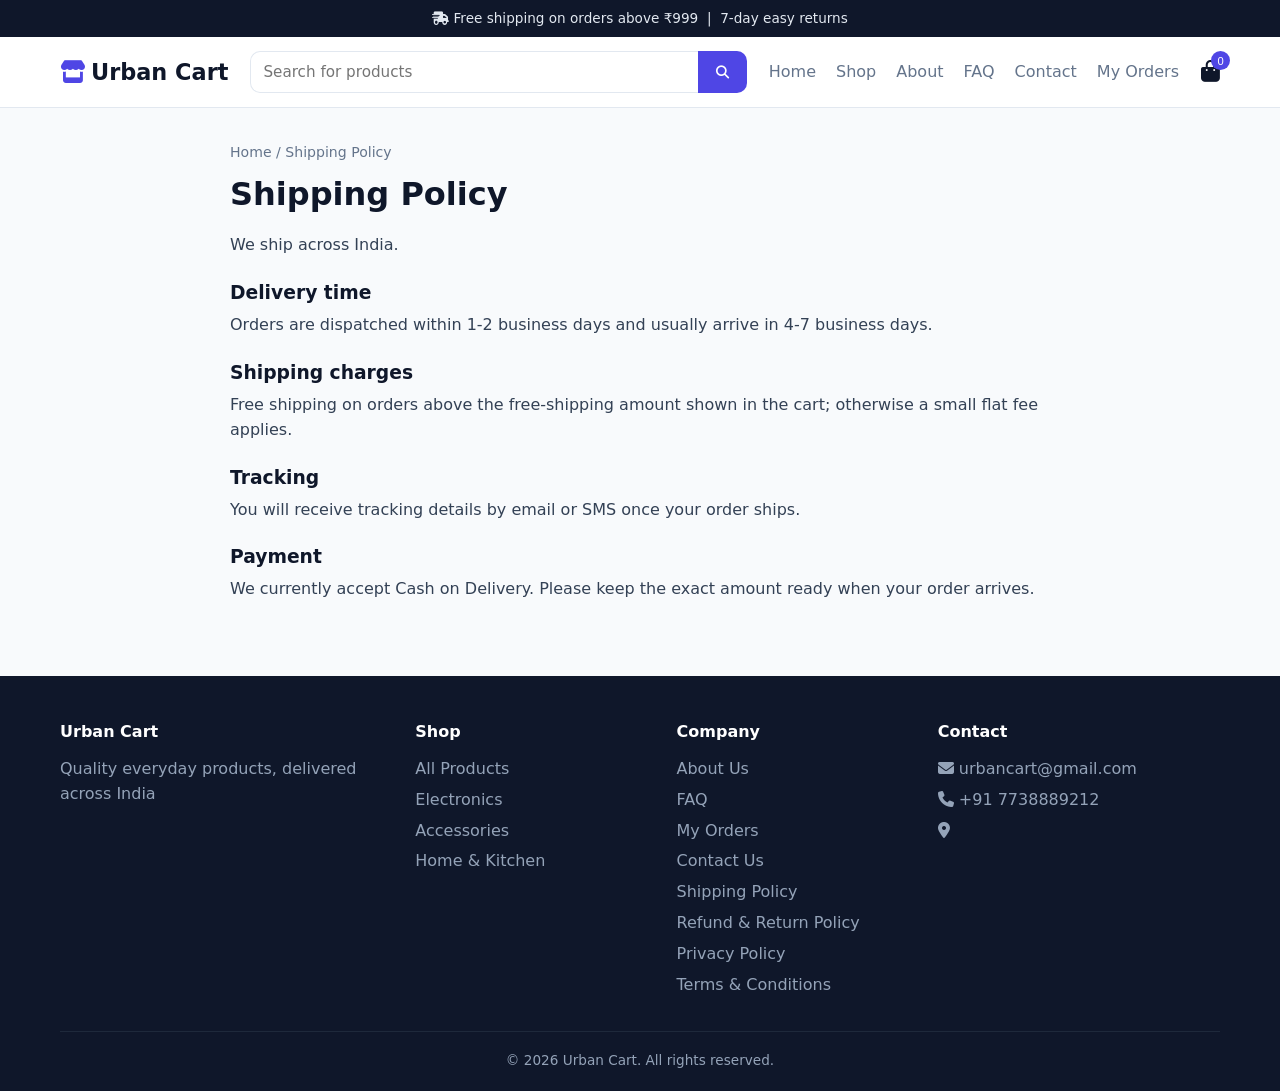
<file: shipping.html>
<!DOCTYPE html>
<html lang="en"><head><meta charset="UTF-8"><meta name="viewport" content="width=device-width,initial-scale=1">
<title>Shipping Policy</title><meta name="description" content="Shipping Policy">
<link rel="stylesheet" href="https://cdnjs.cloudflare.com/ajax/libs/font-awesome/6.5.1/css/all.min.css">
<link rel="stylesheet" href="style.css"></head><body>
<div class="topbar"><i class="fa-solid fa-truck-fast"></i> Free shipping on orders above <span data-free>Rs 999</span> &nbsp;|&nbsp; 7-day easy returns</div>
<header class="site"><div class="container nav">
<a href="index.html" class="logo"><i class="fa-solid fa-store"></i><span data-site-name>Store</span></a>
<form class="search" action="shop.html"><input name="q" placeholder="Search for products" aria-label="Search"><button aria-label="Search"><i class="fa-solid fa-magnifying-glass"></i></button></form>
<nav class="menu"><a href="index.html">Home</a><a href="shop.html">Shop</a><a href="about.html">About</a><a href="faq.html">FAQ</a><a href="contact.html">Contact</a><a href="orders.html">My Orders</a></nav>
<button class="cart-btn" id="cartBtn" aria-label="Cart"><i class="fa-solid fa-bag-shopping"></i><span id="cartCount">0</span></button>
</div></header>
<div class="container page"><div class="crumbs"><a href="index.html">Home</a> / Shipping Policy</div><h1>Shipping Policy</h1><p>We ship across India.</p>
<h3>Delivery time</h3><p>Orders are dispatched within 1-2 business days and usually arrive in 4-7 business days.</p>
<h3>Shipping charges</h3><p>Free shipping on orders above the free-shipping amount shown in the cart; otherwise a small flat fee applies.</p>
<h3>Tracking</h3><p>You will receive tracking details by email or SMS once your order ships.</p><h3>Payment</h3><p>We currently accept Cash on Delivery. Please keep the exact amount ready when your order arrives.</p></div>
<footer class="site"><div class="container"><div class="fgrid">
<div><h4 data-site-name>Store</h4><p data-tagline style="color:#94a3b8"></p></div>
<div><h4>Shop</h4><a href="shop.html">All Products</a><a href="shop.html?cat=Electronics">Electronics</a><a href="shop.html?cat=Accessories">Accessories</a><a href="shop.html?cat=Home%20%26%20Kitchen">Home &amp; Kitchen</a></div>
<div><h4>Company</h4><a href="about.html">About Us</a><a href="faq.html">FAQ</a><a href="orders.html">My Orders</a><a href="contact.html">Contact Us</a><a href="shipping.html">Shipping Policy</a><a href="refund.html">Refund &amp; Return Policy</a><a href="privacy.html">Privacy Policy</a><a href="terms.html">Terms &amp; Conditions</a></div>
<div><h4>Contact</h4><a data-mailto href="#"><i class="fa-solid fa-envelope"></i> <span data-email></span></a><a href="contact.html"><i class="fa-solid fa-phone"></i> <span data-phone></span></a><a href="contact.html"><i class="fa-solid fa-location-dot"></i> <span data-address></span></a></div>
</div><div class="copy">&copy; <span data-year></span> <span data-site-name>Store</span>. All rights reserved.</div></div></footer>
<script src="script.js"></script></body></html>
</file>
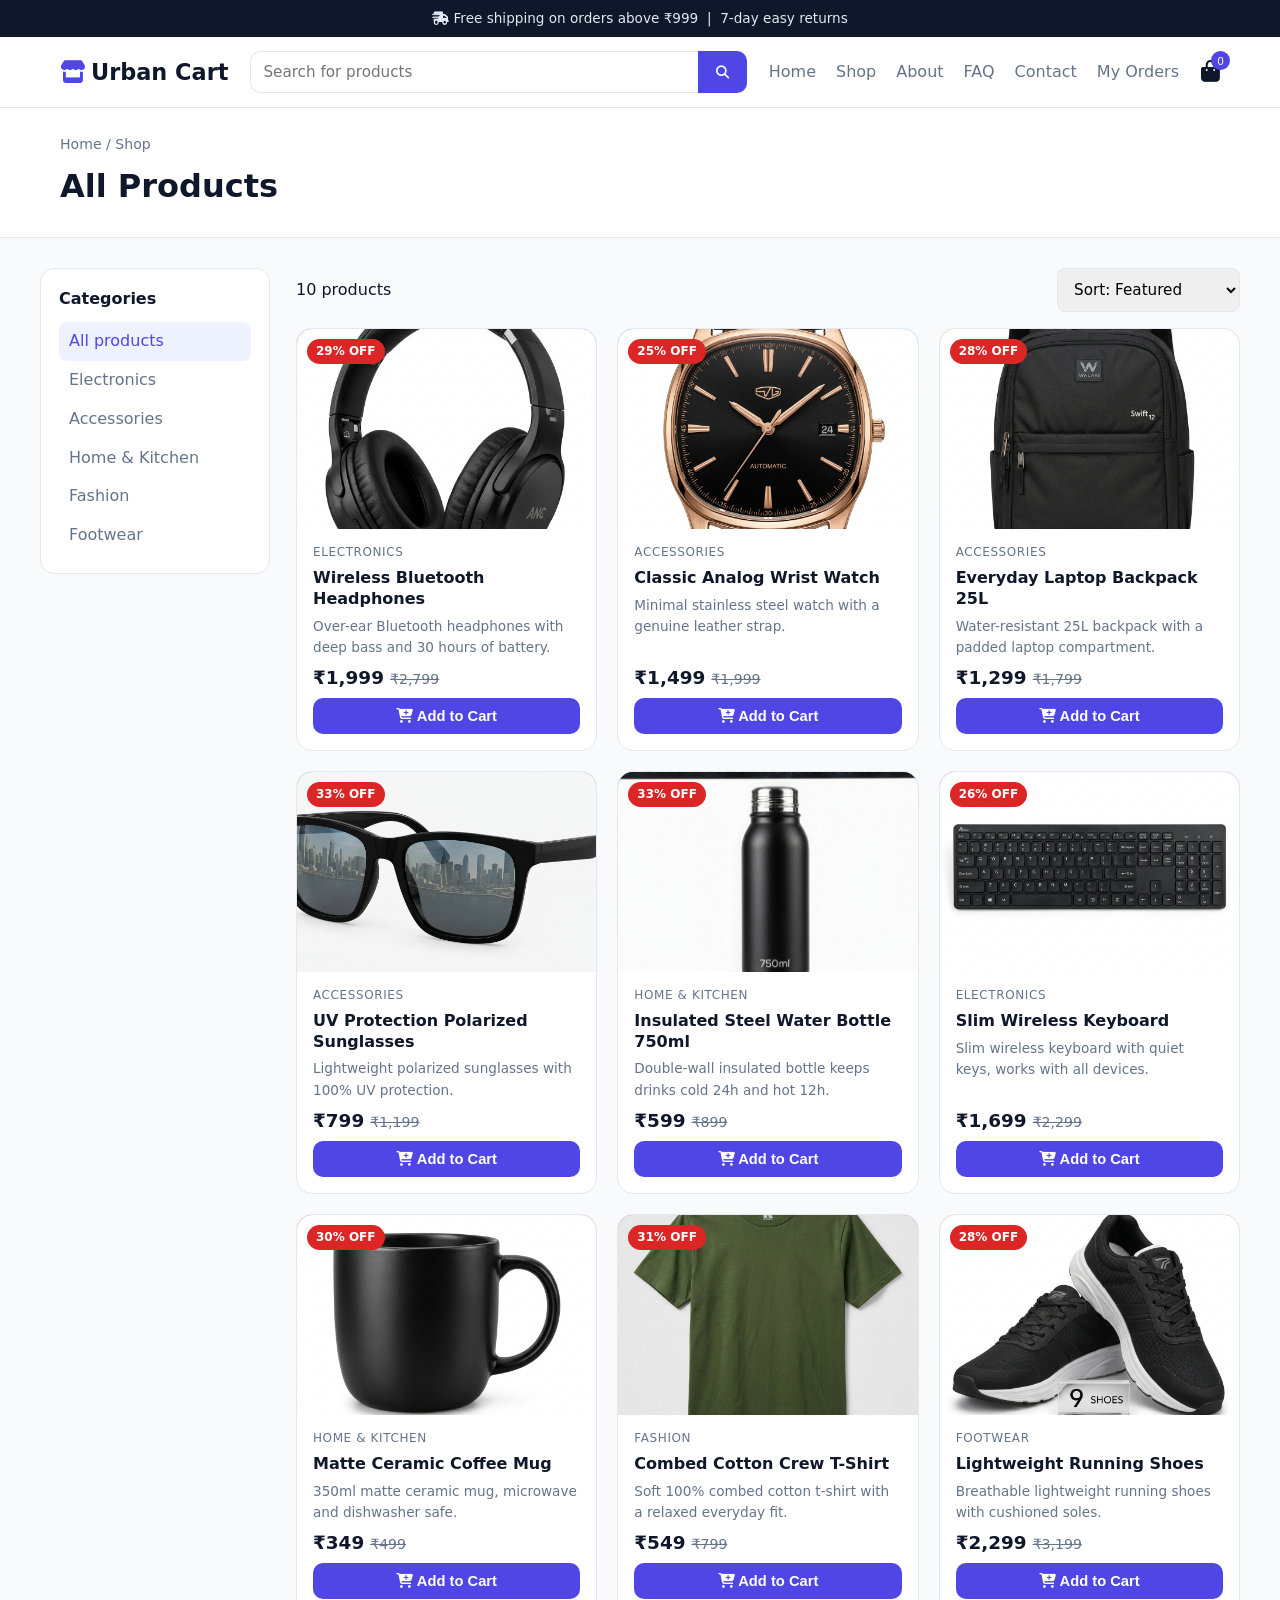
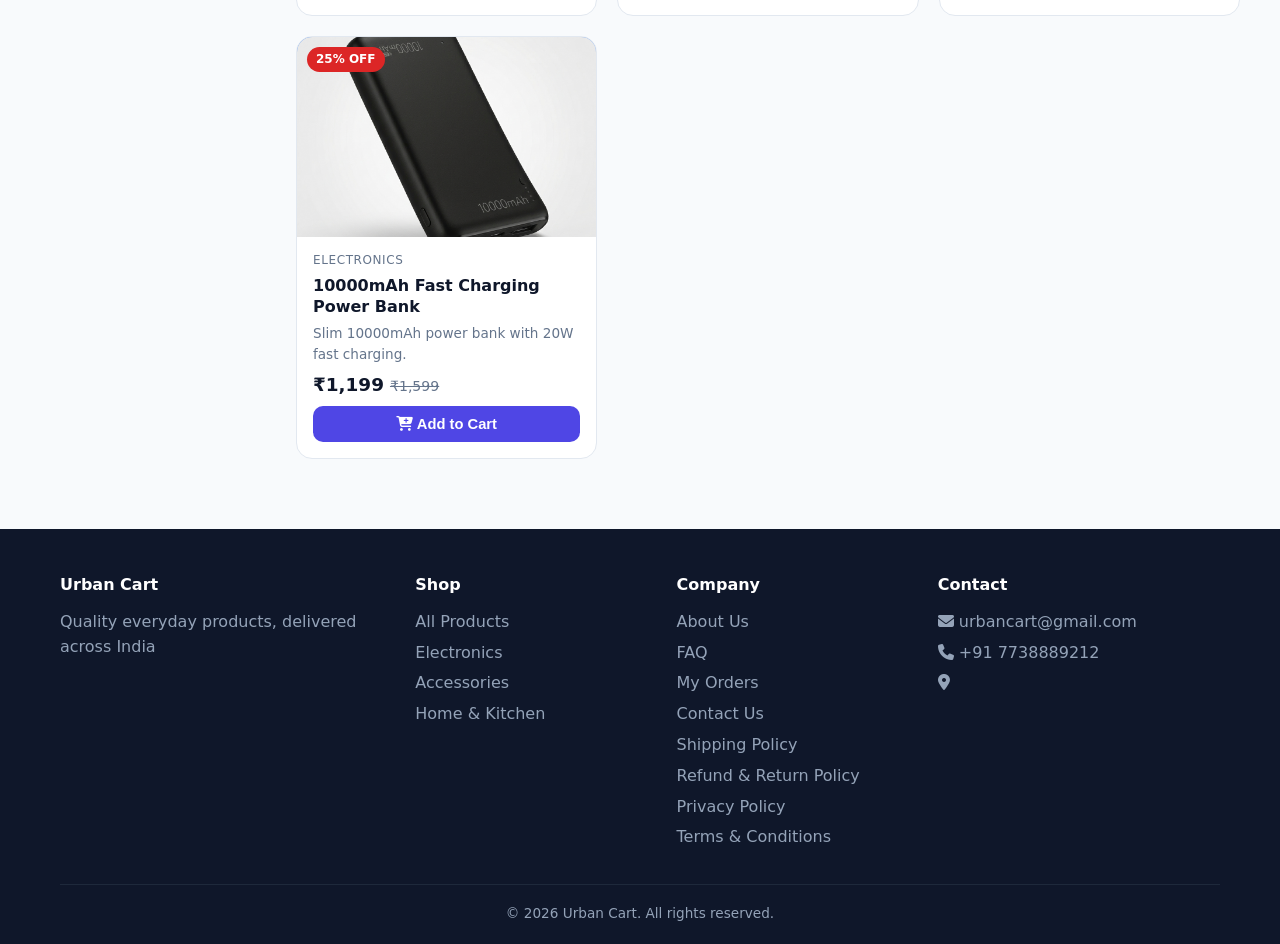
<file: shop.html>
<!DOCTYPE html>
<html lang="en"><head><meta charset="UTF-8"><meta name="viewport" content="width=device-width,initial-scale=1">
<title>Shop</title><meta name="description" content="Browse all products.">
<link rel="stylesheet" href="https://cdnjs.cloudflare.com/ajax/libs/font-awesome/6.5.1/css/all.min.css">
<link rel="stylesheet" href="style.css"></head><body>
<div class="topbar"><i class="fa-solid fa-truck-fast"></i> Free shipping on orders above <span data-free>Rs 999</span> &nbsp;|&nbsp; 7-day easy returns</div>
<header class="site"><div class="container nav">
<a href="index.html" class="logo"><i class="fa-solid fa-store"></i><span data-site-name>Store</span></a>
<form class="search" action="shop.html"><input name="q" placeholder="Search for products" aria-label="Search"><button aria-label="Search"><i class="fa-solid fa-magnifying-glass"></i></button></form>
<nav class="menu"><a href="index.html">Home</a><a href="shop.html">Shop</a><a href="about.html">About</a><a href="faq.html">FAQ</a><a href="contact.html">Contact</a><a href="orders.html">My Orders</a></nav>
<button class="cart-btn" id="cartBtn" aria-label="Cart"><i class="fa-solid fa-bag-shopping"></i><span id="cartCount">0</span></button>
</div></header>

<div class="pagehead"><div class="container"><div class="crumbs"><a href="index.html">Home</a> / Shop</div><h1>All Products</h1></div></div>
<div class="container shop">
<aside class="filters"><h4>Categories</h4><div id="filterList"></div></aside>
<div><div class="toolbar"><span id="resultCount"></span>
<select id="sortSel"><option value="">Sort: Featured</option><option value="low">Price: Low to High</option><option value="high">Price: High to Low</option><option value="disc">Biggest Discount</option></select></div>
<div class="grid" id="shopGrid"></div></div></div>
<footer class="site"><div class="container"><div class="fgrid">
<div><h4 data-site-name>Store</h4><p data-tagline style="color:#94a3b8"></p></div>
<div><h4>Shop</h4><a href="shop.html">All Products</a><a href="shop.html?cat=Electronics">Electronics</a><a href="shop.html?cat=Accessories">Accessories</a><a href="shop.html?cat=Home%20%26%20Kitchen">Home &amp; Kitchen</a></div>
<div><h4>Company</h4><a href="about.html">About Us</a><a href="faq.html">FAQ</a><a href="orders.html">My Orders</a><a href="contact.html">Contact Us</a><a href="shipping.html">Shipping Policy</a><a href="refund.html">Refund &amp; Return Policy</a><a href="privacy.html">Privacy Policy</a><a href="terms.html">Terms &amp; Conditions</a></div>
<div><h4>Contact</h4><a data-mailto href="#"><i class="fa-solid fa-envelope"></i> <span data-email></span></a><a href="contact.html"><i class="fa-solid fa-phone"></i> <span data-phone></span></a><a href="contact.html"><i class="fa-solid fa-location-dot"></i> <span data-address></span></a></div>
</div><div class="copy">&copy; <span data-year></span> <span data-site-name>Store</span>. All rights reserved.</div></div></footer>
<script src="script.js"></script></body></html>
</file>
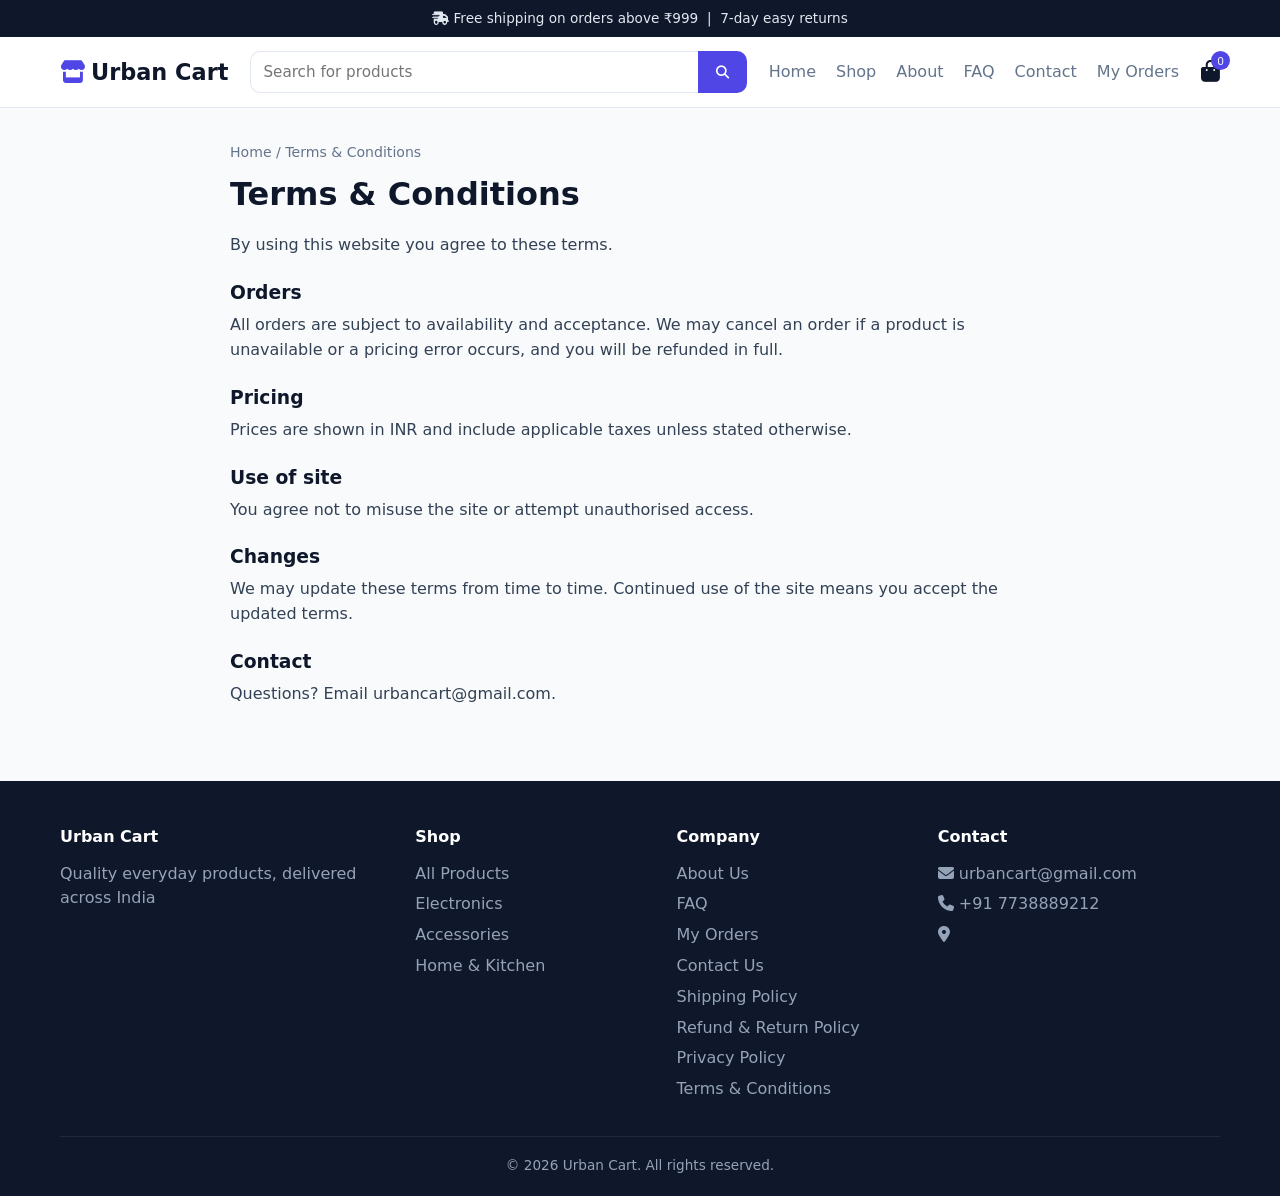
<file: terms.html>
<!DOCTYPE html>
<html lang="en"><head><meta charset="UTF-8"><meta name="viewport" content="width=device-width,initial-scale=1">
<title>Terms &amp; Conditions</title><meta name="description" content="Terms &amp; Conditions">
<link rel="stylesheet" href="https://cdnjs.cloudflare.com/ajax/libs/font-awesome/6.5.1/css/all.min.css">
<link rel="stylesheet" href="style.css"></head><body>
<div class="topbar"><i class="fa-solid fa-truck-fast"></i> Free shipping on orders above <span data-free>Rs 999</span> &nbsp;|&nbsp; 7-day easy returns</div>
<header class="site"><div class="container nav">
<a href="index.html" class="logo"><i class="fa-solid fa-store"></i><span data-site-name>Store</span></a>
<form class="search" action="shop.html"><input name="q" placeholder="Search for products" aria-label="Search"><button aria-label="Search"><i class="fa-solid fa-magnifying-glass"></i></button></form>
<nav class="menu"><a href="index.html">Home</a><a href="shop.html">Shop</a><a href="about.html">About</a><a href="faq.html">FAQ</a><a href="contact.html">Contact</a><a href="orders.html">My Orders</a></nav>
<button class="cart-btn" id="cartBtn" aria-label="Cart"><i class="fa-solid fa-bag-shopping"></i><span id="cartCount">0</span></button>
</div></header>
<div class="container page"><div class="crumbs"><a href="index.html">Home</a> / Terms &amp; Conditions</div><h1>Terms &amp; Conditions</h1><p>By using this website you agree to these terms.</p>
<h3>Orders</h3><p>All orders are subject to availability and acceptance. We may cancel an order if a product is unavailable or a pricing error occurs, and you will be refunded in full.</p>
<h3>Pricing</h3><p>Prices are shown in INR and include applicable taxes unless stated otherwise.</p>
<h3>Use of site</h3><p>You agree not to misuse the site or attempt unauthorised access.</p>
<h3>Changes</h3><p>We may update these terms from time to time. Continued use of the site means you accept the updated terms.</p>
<h3>Contact</h3><p>Questions? Email <span data-email></span>.</p></div>
<footer class="site"><div class="container"><div class="fgrid">
<div><h4 data-site-name>Store</h4><p data-tagline style="color:#94a3b8"></p></div>
<div><h4>Shop</h4><a href="shop.html">All Products</a><a href="shop.html?cat=Electronics">Electronics</a><a href="shop.html?cat=Accessories">Accessories</a><a href="shop.html?cat=Home%20%26%20Kitchen">Home &amp; Kitchen</a></div>
<div><h4>Company</h4><a href="about.html">About Us</a><a href="faq.html">FAQ</a><a href="orders.html">My Orders</a><a href="contact.html">Contact Us</a><a href="shipping.html">Shipping Policy</a><a href="refund.html">Refund &amp; Return Policy</a><a href="privacy.html">Privacy Policy</a><a href="terms.html">Terms &amp; Conditions</a></div>
<div><h4>Contact</h4><a data-mailto href="#"><i class="fa-solid fa-envelope"></i> <span data-email></span></a><a href="contact.html"><i class="fa-solid fa-phone"></i> <span data-phone></span></a><a href="contact.html"><i class="fa-solid fa-location-dot"></i> <span data-address></span></a></div>
</div><div class="copy">&copy; <span data-year></span> <span data-site-name>Store</span>. All rights reserved.</div></div></footer>
<script src="script.js"></script></body></html>
</file>
<file: style.css>
*{box-sizing:border-box;margin:0;padding:0}
:root{--p:#0f172a;--a:#4f46e5;--a2:#7c3aed;--bg:#f8fafc;--card:#fff;--muted:#64748b;--b:#e2e8f0;--ok:#16a34a;--red:#dc2626}
html{scroll-behavior:smooth}
body{font-family:'Segoe UI',system-ui,-apple-system,Arial,sans-serif;background:var(--bg);color:var(--p);line-height:1.55}
a{color:inherit;text-decoration:none}img{max-width:100%}
.container{max-width:1200px;margin:auto;padding:0 20px}
.topbar{background:var(--p);color:#e2e8f0;font-size:.85rem;text-align:center;padding:8px 12px}
header.site{background:#fff;border-bottom:1px solid var(--b);position:sticky;top:0;z-index:50}
.nav{display:flex;align-items:center;gap:22px;height:70px}
.logo{font-weight:800;font-size:1.4rem;white-space:nowrap}.logo i{color:var(--a);margin-right:6px}
.search{flex:1;display:flex;max-width:520px}
.search input{border-radius:10px 0 0 10px;border-right:none}
.search button{background:var(--a);color:#fff;border:none;padding:0 18px;border-radius:0 10px 10px 0;cursor:pointer}
.menu{display:flex;gap:20px;margin-left:auto;font-weight:500;color:var(--muted)}.menu a:hover{color:var(--a)}
.cart-btn{position:relative;background:none;border:none;font-size:1.35rem;cursor:pointer;color:var(--p)}
.cart-btn span{position:absolute;top:-8px;right:-10px;background:var(--a);color:#fff;font-size:.7rem;border-radius:50%;width:19px;height:19px;display:flex;align-items:center;justify-content:center}
.btn{display:inline-block;background:var(--a);color:#fff;border:none;padding:12px 26px;border-radius:10px;font-weight:600;cursor:pointer;font-size:1rem;text-align:center}
.btn:hover{opacity:.92}.btn:disabled{opacity:.6;cursor:not-allowed}
.btn.block{display:block;width:100%}.btn.light{background:#eef2ff;color:var(--a)}.btn.dark{background:var(--p)}
.hero{background:linear-gradient(120deg,#eef2ff 0%,#faf5ff 55%,#fdf2f8 100%);padding:70px 0}
.hero .container{display:grid;grid-template-columns:1.1fr .9fr;gap:30px;align-items:center}
.hero h1{font-size:3rem;line-height:1.15;margin-bottom:14px}.hero h1 em{font-style:normal;color:var(--a)}
.hero p{color:var(--muted);font-size:1.1rem;margin-bottom:26px;max-width:520px}
.hero .cta{display:flex;gap:12px;flex-wrap:wrap}
.hero-art{display:grid;grid-template-columns:1fr 1fr;gap:14px}
.hero-art div{aspect-ratio:1;border-radius:20px;display:flex;align-items:center;justify-content:center;font-size:3.2rem;color:#fff}
.hero-art div:nth-child(2){transform:translateY(24px)}.hero-art div:nth-child(3){transform:translateY(-12px)}
.trust{display:grid;grid-template-columns:repeat(auto-fit,minmax(220px,1fr));gap:14px;margin:-34px auto 10px;position:relative}
.trust div{background:#fff;border:1px solid var(--b);border-radius:14px;padding:18px;display:flex;gap:14px;align-items:center;box-shadow:0 6px 20px rgba(15,23,42,.05)}
.trust i{font-size:1.5rem;color:var(--a)}.trust b{display:block}.trust small{color:var(--muted)}
section.block{padding:34px 0}
.sec-head{display:flex;justify-content:space-between;align-items:end;margin-bottom:20px}
.sec-head h2{font-size:1.6rem}.sec-head a{color:var(--a);font-weight:600}
.cats{display:grid;grid-template-columns:repeat(auto-fit,minmax(170px,1fr));gap:16px}
.cat{background:#fff;border:1px solid var(--b);border-radius:16px;padding:22px 14px;text-align:center;transition:.2s}
.cat:hover{border-color:var(--a);transform:translateY(-3px)}
.cat i{font-size:1.8rem;color:var(--a);margin-bottom:8px}.cat b{display:block}.cat small{color:var(--muted)}
.grid{display:grid;grid-template-columns:repeat(auto-fill,minmax(235px,1fr));gap:20px}
.card{background:var(--card);border:1px solid var(--b);border-radius:16px;overflow:hidden;display:flex;flex-direction:column;position:relative;transition:.2s}
.card:hover{box-shadow:0 10px 28px rgba(15,23,42,.1);transform:translateY(-3px)}
.thumb{position:relative;height:200px;display:flex;align-items:center;justify-content:center;font-size:4rem;color:#fff;overflow:hidden}
.thumb img{position:absolute;inset:0;width:100%;height:100%;object-fit:cover}
.badge{position:absolute;top:10px;left:10px;background:var(--red);color:#fff;font-size:.75rem;font-weight:700;padding:3px 9px;border-radius:20px;z-index:2}
.card .body{padding:14px 16px 16px;display:flex;flex-direction:column;gap:6px;flex:1}
.card .cat-l{font-size:.75rem;color:var(--muted);text-transform:uppercase;letter-spacing:.05em}
.card h3{font-size:1rem;line-height:1.3}.card p{color:var(--muted);font-size:.85rem;flex:1}
.price b{font-size:1.15rem}.price s{color:var(--muted);font-size:.88rem;margin-left:6px}.price span{color:var(--ok);font-size:.82rem;margin-left:6px;font-weight:600}
.card .btn{padding:10px;font-size:.92rem}
.banner{background:linear-gradient(120deg,var(--a),var(--a2));color:#fff;border-radius:22px;padding:40px;display:flex;justify-content:space-between;align-items:center;gap:20px;flex-wrap:wrap}
.banner h2{font-size:1.8rem}.banner p{opacity:.9}.banner .btn{background:#fff;color:var(--a)}
.steps{display:grid;grid-template-columns:repeat(auto-fit,minmax(220px,1fr));gap:18px}
.step{background:#fff;border:1px solid var(--b);border-radius:16px;padding:22px}
.step .n{width:38px;height:38px;border-radius:50%;background:#eef2ff;color:var(--a);font-weight:700;display:flex;align-items:center;justify-content:center;margin-bottom:10px}
.pagehead{background:#fff;border-bottom:1px solid var(--b);padding:26px 0}
.crumbs{font-size:.88rem;color:var(--muted);margin-bottom:6px}.crumbs a:hover{color:var(--a)}
.shop{display:grid;grid-template-columns:230px 1fr;gap:26px;padding:30px 0}
.filters{background:#fff;border:1px solid var(--b);border-radius:14px;padding:18px;align-self:start}
.filters h4{margin:0 0 10px}.filters a{display:block;padding:7px 10px;border-radius:8px;color:var(--muted)}
.filters a.on,.filters a:hover{background:#eef2ff;color:var(--a)}
.toolbar{display:flex;justify-content:space-between;align-items:center;margin-bottom:16px;gap:10px;flex-wrap:wrap}
.toolbar select{width:auto}
.pd{display:grid;grid-template-columns:1fr 1fr;gap:34px;padding:34px 0}
.pd .thumb{height:430px;border-radius:20px;font-size:8rem}
.pd h1{font-size:1.9rem;margin:4px 0 10px}
.pd .price b{font-size:1.9rem}.pd .price s{font-size:1.1rem}
.stock{color:var(--ok);font-weight:600;margin:8px 0}
.qrow{display:flex;gap:12px;margin:18px 0;flex-wrap:wrap}
.qbox{display:flex;align-items:center;border:1px solid var(--b);border-radius:10px;overflow:hidden;background:#fff}
.qbox button{width:42px;height:46px;border:none;background:#f1f5f9;cursor:pointer;font-size:1.1rem}
.qbox span{width:44px;text-align:center;font-weight:600}
.ticks{list-style:none;margin:14px 0}.ticks li{margin:6px 0}.ticks i{color:var(--ok);margin-right:8px}
.delivery{background:#fff;border:1px solid var(--b);border-radius:14px;padding:14px 18px;margin-top:14px}
.delivery div{margin:6px 0}.delivery i{width:22px;color:var(--a)}
.info{background:#fff;border:1px solid var(--b);border-radius:16px;padding:26px;margin-bottom:22px}
.info h2{font-size:1.3rem;margin-bottom:10px}
table.specs{width:100%;border-collapse:collapse}
table.specs td{padding:10px 12px;border-bottom:1px solid var(--b)}table.specs td:first-child{color:var(--muted);width:35%}
.cartpage,.checkout{display:grid;grid-template-columns:1.5fr 1fr;gap:26px;padding:34px 0}
.box{background:#fff;border:1px solid var(--b);border-radius:16px;padding:24px}
.box h3{margin-bottom:14px}
.citem{display:flex;gap:14px;align-items:center;padding:14px 0;border-bottom:1px solid var(--b)}
.citem .mini{width:72px;height:72px;border-radius:12px;color:#fff;display:flex;align-items:center;justify-content:center;font-size:1.6rem;position:relative;overflow:hidden;flex-shrink:0}
.citem .mini img{position:absolute;inset:0;width:100%;height:100%;object-fit:cover}
.citem .info2{flex:1}.citem small{color:var(--muted)}
.qty button{border:1px solid var(--b);background:#fff;width:28px;height:28px;border-radius:6px;cursor:pointer}
.qty span{margin:0 8px}
.x{background:none;border:none;color:var(--red);cursor:pointer;font-size:1rem}
.row{display:flex;justify-content:space-between;margin:8px 0}.row.total{font-weight:700;font-size:1.15rem;border-top:1px solid var(--b);padding-top:12px}
.hint{font-size:.85rem;color:var(--muted);margin-top:8px}
.f{display:grid;grid-template-columns:1fr 1fr;gap:12px}.f .full{grid-column:1/-1}
input,select,textarea{width:100%;padding:11px 12px;border:1px solid var(--b);border-radius:8px;font-size:.95rem;font-family:inherit}
input:focus,select:focus{outline:2px solid #c7d2fe;border-color:var(--a)}
.notice{background:#fffbeb;border:1px solid #fde68a;color:#92400e;padding:14px;border-radius:10px;margin:14px 0}
.error{background:#fef2f2;border:1px solid #fecaca;color:#b91c1c;padding:14px;border-radius:10px;margin-bottom:14px;display:none}
.overlay{position:fixed;inset:0;background:rgba(0,0,0,.4);opacity:0;pointer-events:none;transition:.25s;z-index:90}.overlay.on{opacity:1;pointer-events:auto}
.drawer{position:fixed;top:0;right:-440px;width:min(420px,100%);height:100%;background:#fff;z-index:100;transition:.3s;display:flex;flex-direction:column}.drawer.on{right:0}
.drawer .dh{padding:16px 20px;display:flex;justify-content:space-between;align-items:center;border-bottom:1px solid var(--b)}
.drawer .items{flex:1;overflow:auto;padding:6px 20px}.drawer .foot{padding:18px 20px;border-top:1px solid var(--b)}
.empty{text-align:center;color:var(--muted);padding:50px 0}
.page{padding:34px 0;max-width:820px}.page h1{margin-bottom:14px}.page h3{margin:20px 0 6px}.page p,.page li{color:#334155}.page ul{margin-left:20px}
.faq details{background:#fff;border:1px solid var(--b);border-radius:12px;padding:14px 18px;margin-bottom:10px}.faq summary{font-weight:600;cursor:pointer}.faq p{margin-top:8px;color:#334155}
.ccards{display:grid;grid-template-columns:repeat(auto-fit,minmax(230px,1fr));gap:16px;margin:18px 0}
.ccards div{background:#fff;border:1px solid var(--b);border-radius:14px;padding:20px}.ccards i{color:var(--a);font-size:1.4rem;margin-bottom:8px}
footer.site{background:#0f172a;color:#cbd5e1;padding:44px 0 20px;margin-top:40px}
.fgrid{display:grid;grid-template-columns:1.4fr 1fr 1fr 1.2fr;gap:26px}
footer h4{color:#fff;margin-bottom:12px}footer a{display:block;margin:6px 0;color:#94a3b8}footer a:hover{color:#fff}
.copy{text-align:center;margin-top:28px;padding-top:18px;border-top:1px solid #1e293b;font-size:.85rem;color:#94a3b8}
@media(max-width:900px){.hero .container,.pd,.cartpage,.checkout,.shop{grid-template-columns:1fr}.hero h1{font-size:2.2rem}.hero-art{display:none}.menu{display:none}.fgrid{grid-template-columns:1fr 1fr}.pd .thumb{height:300px}.search{display:none}.nav{justify-content:space-between}}
@media(max-width:520px){.fgrid{grid-template-columns:1fr}.f{grid-template-columns:1fr}}

.gallery{position:relative}
.gallery .track{display:flex;overflow-x:auto;scroll-snap-type:x mandatory;border-radius:20px;border:1px solid var(--b);background:#fff;scrollbar-width:none}
.gallery .track::-webkit-scrollbar{display:none}
.gallery .track img{flex:0 0 100%;width:100%;aspect-ratio:1;object-fit:cover;scroll-snap-align:center}
.gnav{position:absolute;top:calc(50% - 40px);width:40px;height:40px;border-radius:50%;border:none;background:rgba(255,255,255,.9);box-shadow:0 2px 10px rgba(0,0,0,.15);font-size:1.6rem;line-height:1;cursor:pointer;z-index:3}
.gnav.prev{left:10px}.gnav.next{right:10px}
.thumbs{display:flex;gap:10px;margin-top:12px}
.thumbs img{width:68px;height:68px;border-radius:10px;border:2px solid var(--b);cursor:pointer;object-fit:cover;opacity:.7}
.thumbs img.on{border-color:var(--a);opacity:1}

.pay-opt{display:flex;gap:12px;align-items:flex-start;border:2px solid var(--a);background:#eef2ff;border-radius:12px;padding:14px 16px}
.pay-opt input{width:auto;margin-top:5px}.pay-opt small{color:var(--muted)}
.success-box{text-align:center;background:#fff;border:1px solid var(--b);border-radius:20px;padding:34px 20px}
.success-box .tick{width:72px;height:72px;border-radius:50%;background:#dcfce7;color:var(--ok);font-size:2rem;display:flex;align-items:center;justify-content:center;margin:0 auto 12px}
.success-box h1{margin-bottom:6px}.success-box .oid{margin-top:14px;display:inline-block;background:#f1f5f9;padding:8px 16px;border-radius:10px}
.st{background:#dcfce7;color:#166534;font-weight:600;font-size:.82rem;padding:3px 12px;border-radius:20px;white-space:nowrap}
.order-card{margin-bottom:16px}.order-card .oh{display:flex;justify-content:space-between;align-items:center;margin-bottom:10px;padding-bottom:10px;border-bottom:1px solid var(--b)}
</file>
